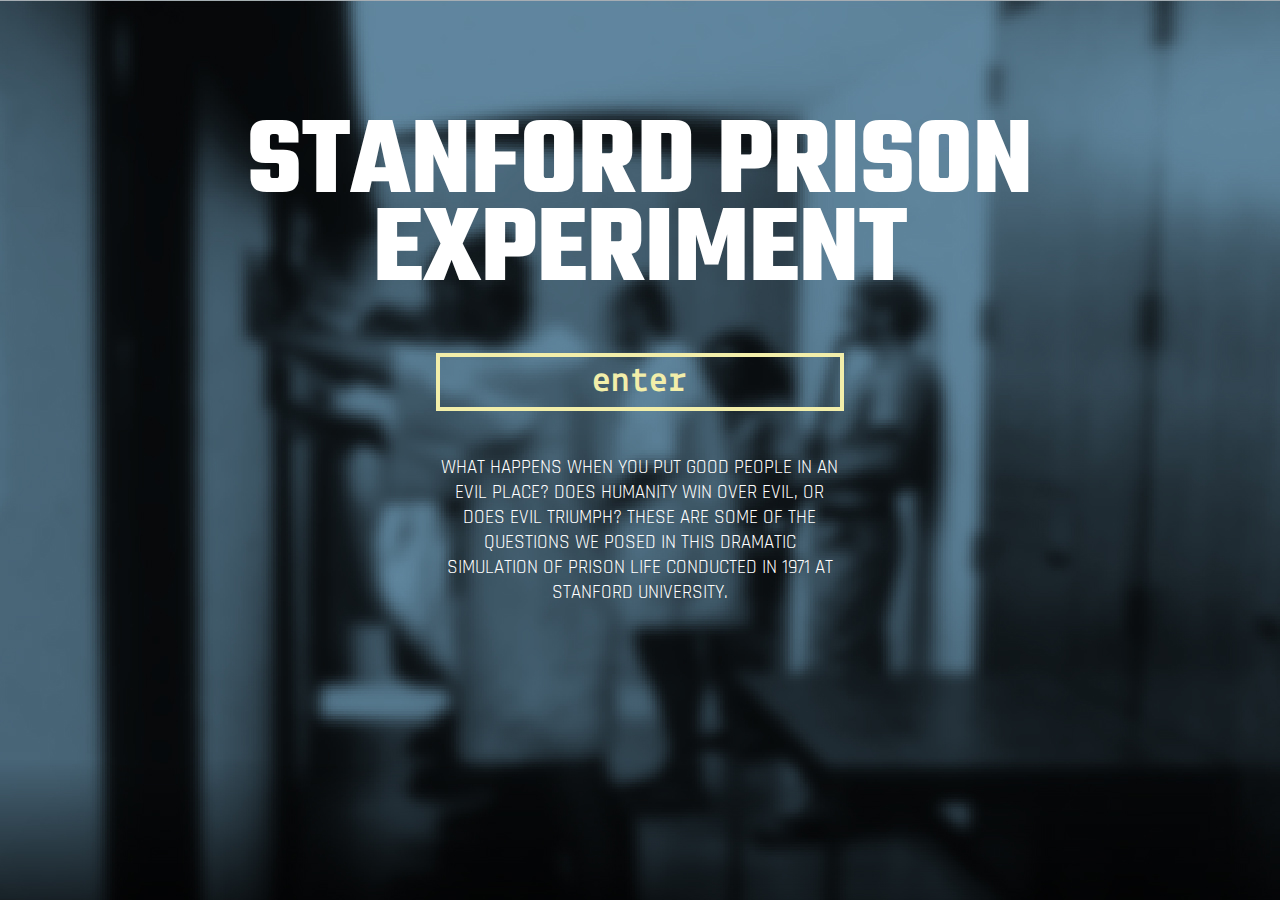
<file: index.html>
<!doctype html>
<html>
<head>
<meta charset="UTF-8" >
<title>Stanford Prison Experiment</title>

<link rel="stylesheet" type="text/css" href="index.css">
<link href="https://fonts.googleapis.com/css?family=Teko" rel="stylesheet" type="text/css">
<link href="https://fonts.googleapis.com/css?family=Lekton" rel="stylesheet" type="text/css">
<link href="https://fonts.googleapis.com/css?family=Rajdhani" rel="stylesheet" type="text/css">

</head>

<body>

<div class="section group">
	<div class="col span_2_of_12">
	</div>
	<div class="col span_8_of_12">
		<h1>STANFORD PRISON EXPERIMENT</h1>
	</div>
	<div class="col span_2_of_12">
	</div>
</div>

<div class="section group">
	<div class="col span_4_of_12">
	</div>
	<div class="col span_4_of_12">
    	<a href="overview.html">
			<div id="enter">
            	<h2>enter</h2>
            </div>
        </a>
	</div>
	<div class="col span_4_of_12">
	</div>
</div>

<div class="section group">
	<div class="col span_4_of_12">
	</div>
	<div class="col span_4_of_12">
		<p>WHAT HAPPENS WHEN YOU PUT GOOD PEOPLE IN AN EVIL PLACE? DOES HUMANITY WIN OVER EVIL, OR DOES EVIL TRIUMPH? THESE ARE SOME OF THE QUESTIONS WE POSED IN THIS DRAMATIC SIMULATION OF PRISON LIFE CONDUCTED IN 1971 AT STANFORD UNIVERSITY.</p>
	</div>
	<div class="col span_4_of_12">
	</div>
</div>

</body>
</html>
</file>
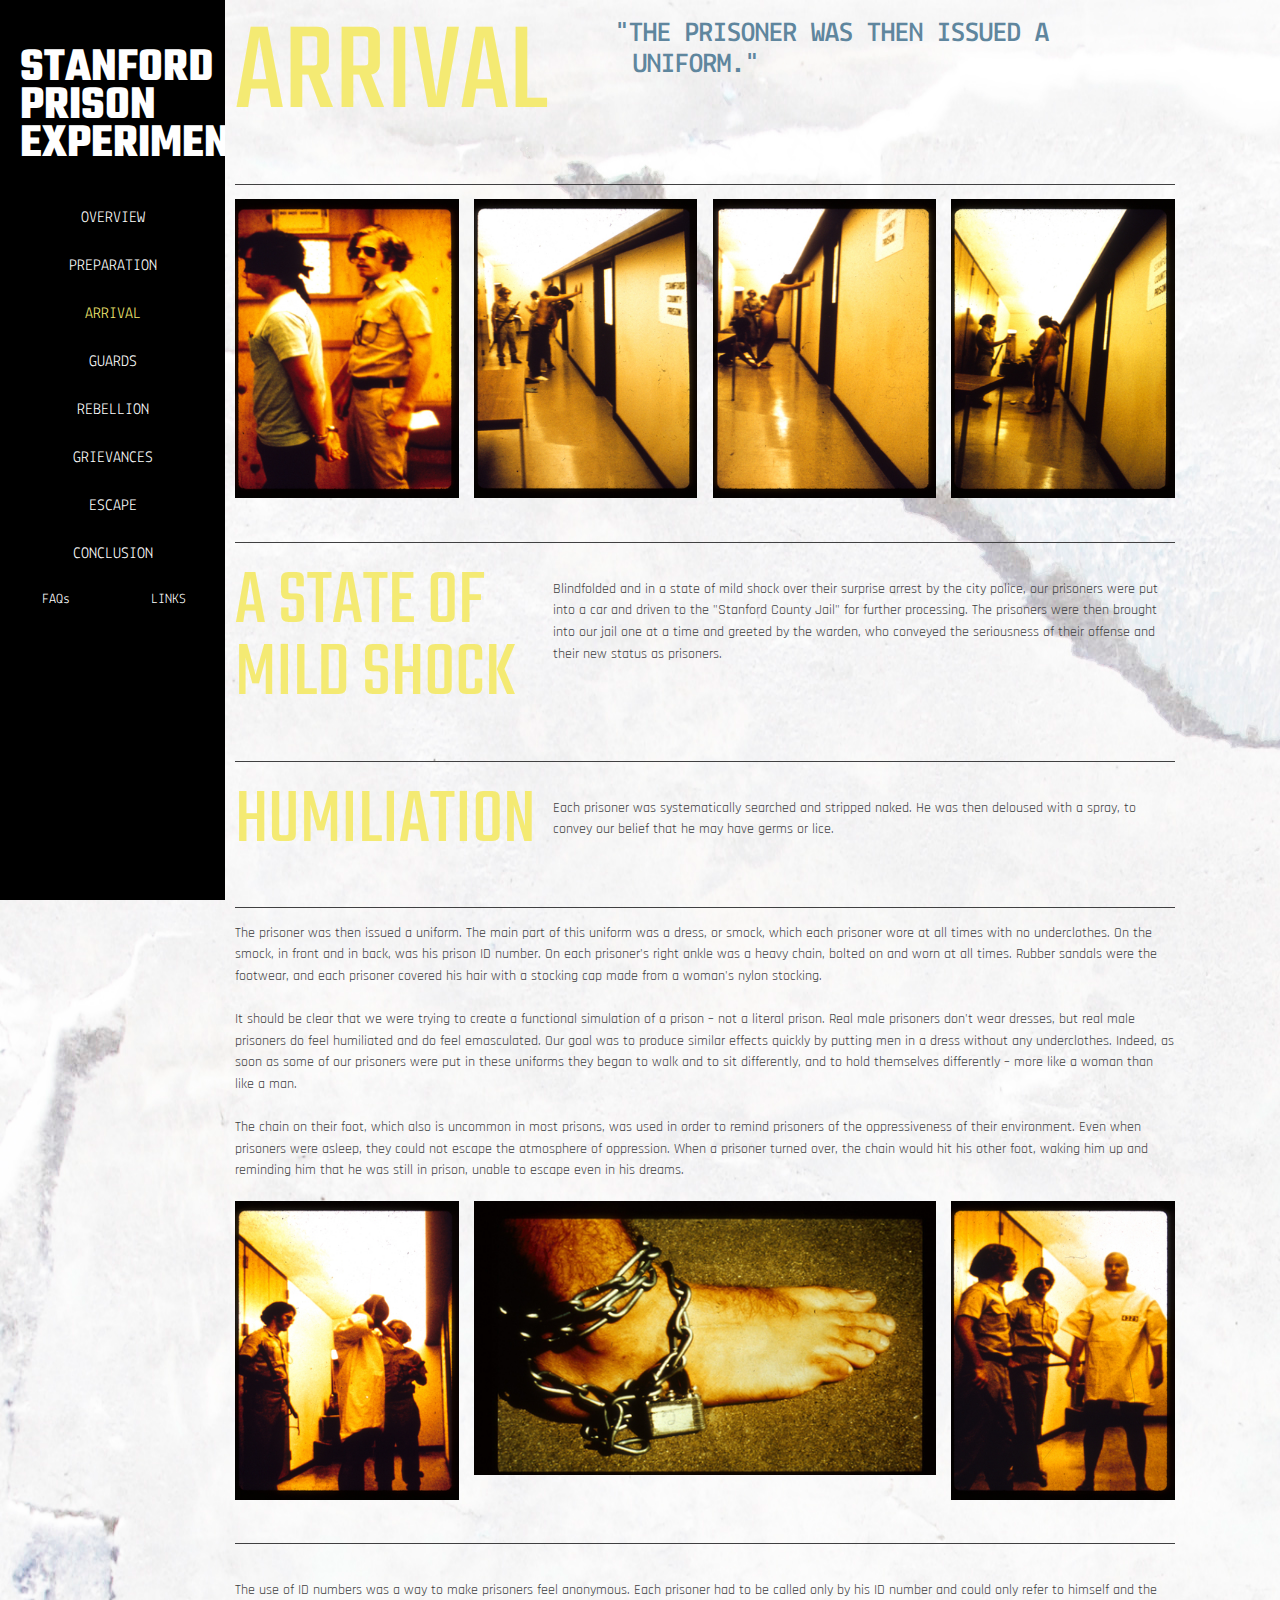
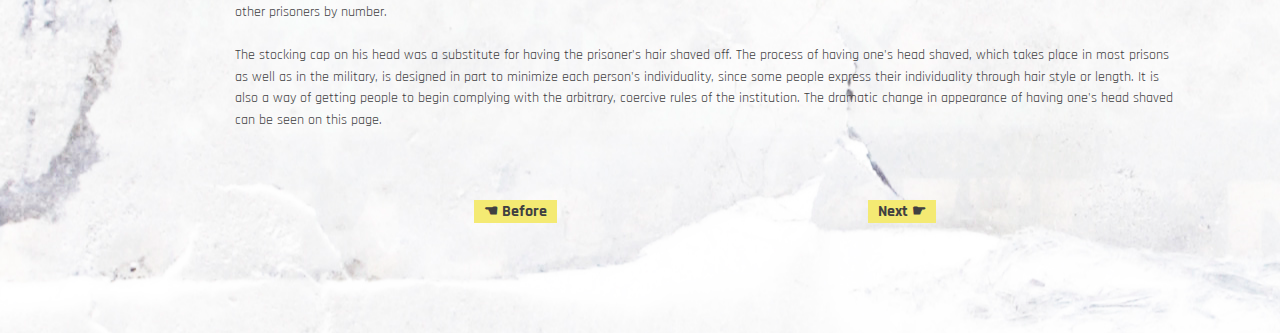
<file: arrival.html>
<!doctype html>
<html>
<head>
<meta charset="UTF-8">
<title>Stanford Prison Experiment</title>

<link rel="stylesheet" type="text/css" href="experiment.css">
<link href="https://fonts.googleapis.com/css?family=Teko" rel="stylesheet" type="text/css">
<link href="https://fonts.googleapis.com/css?family=Lekton" rel="stylesheet" type="text/css">
<link href="https://fonts.googleapis.com/css?family=Rajdhani" rel="stylesheet" type="text/css">
<script type="text/javascript" src="menu.js"></script>

</head>

<body>


<div id="mainPage">
  <a href="#" class="menu-btn" onclick="toggleMenu();"><img src="images/menu.png" alt="menu" width="50" height="50"></a>
  <nav class="mainNav" role="navigation">
    <ul>
  <li> <h1>STANFORD<br>PRISON<br>EXPERIMENT</h1> </li>
  	<li><a href="overview.html">OVERVIEW </a></li>
  	<li><a href="preparation.html">PREPARATION</a></li>
  	<li class="selected"><a href="arrival.html">ARRIVAL</a></li>
  	<li><a href="guards.html">GUARDS</a></li>
  	<li><a href="rebellion.html">REBELLION</a></li>
  	<li><a href="grievances.html">GRIEVANCES</a></li>
  	<li><a href="escape.html">ESCAPE</a></li>
  	<li><a href="conclusion.html">CONCLUSION</a></li>
  	<li>
        <div class="extra"><a href="faqs.html">FAQs</a></div>
        <div class="extra"><a href="links.html">LINKS</a></div>
    </li>
</ul>
  </nav>
  <section>
    <div class="section group">
        <div class="col span_5_of_12">
        <h2>ARRIVAL</h2>
        </div>
        <div class="col span_7_of_12">
        <h3>"The prisoner was then issued a uniform."</h3>
        </div>
	</div>
    <div class="horizontal">
    </div>
    <div class="section group">
        <div class="col span_3_of_12">
        <img src="images/17-prisoner.arrives.jpg" alt="image">
        </div>
        <div class="col span_3_of_12">
        <img src="images/19-shirtless.prisoner.jpg" alt="image">
        </div>
        <div class="col span_3_of_12">
        <img src="images/20-stripsearch.jpg" alt="image">
        </div>
        <div class="col span_3_of_12">
        <img src="images/21-naked.prisoner.jpg" alt="image">
        </div>
	</div>
    <div class="horizontal">
    </div>
    <div class="section group">
    	<div class="col span_4_of_12">
        <h6>A STATE OF MILD SHOCK</h6>
        </div>
        <div class="col span_8_of_12">
        <p><br>
Blindfolded and in a state of mild shock over their surprise arrest by the city police, our prisoners were put into a car and driven to the "Stanford County Jail" for further processing. The prisoners were then brought into our jail one at a time and greeted by the warden, who conveyed the seriousness of their offense and their new status as prisoners.
</p>
        </div>
	</div>
    <div class="horizontal">
    </div>
    <div class="section group">
    	<div class="col span_4_of_12">
        <h6>HUMILIATION</h6>
        </div>
        <div class="col span_8_of_12">
        <p><br>
Each prisoner was systematically searched and stripped naked. He was then deloused with a spray, to convey our belief that he may have germs or lice.
</p>
        </div>
	</div>
    <div class="horizontal">
    </div>
    <div class="section group">
        <div class="col span_12_of_12">
        <p>
The prisoner was then issued a uniform. The main part of this uniform was a dress, or smock, which each prisoner wore at all times with no underclothes. On the smock, in front and in back, was his prison ID number. On each prisoner's right ankle was a heavy chain, bolted on and worn at all times. Rubber sandals were the footwear, and each prisoner covered his hair with a stocking cap made from a woman's nylon stocking.
<br><br>
It should be clear that we were trying to create a functional simulation of a prison – not a literal prison. Real male prisoners don't wear dresses, but real male prisoners do feel humiliated and do feel emasculated. Our goal was to produce similar effects quickly by putting men in a dress without any underclothes. Indeed, as soon as some of our prisoners were put in these uniforms they began to walk and to sit differently, and to hold themselves differently – more like a woman than like a man.
<br><br>
The chain on their foot, which also is uncommon in most prisons, was used in order to remind prisoners of the oppressiveness of their environment. Even when prisoners were asleep, they could not escape the atmosphere of oppression. When a prisoner turned over, the chain would hit his other foot, waking him up and reminding him that he was still in prison, unable to escape even in his dreams.
</p>
        </div>
	</div>
    <div class="section group">
        <div class="col span_3_of_12">
        <img src="images/arrival1.jpeg" alt="image">
        </div>
        <div class="col span_6_of_12">
        <img src="images/arrival2.jpeg" alt="image">
        </div>
        <div class="col span_3_of_12">
        <img src="images/arrival3.jpeg" alt="image">
        </div>
	</div>
    <div class="horizontal">
    </div>
    <div class="section group">
        <div class="col span_12_of_12">
        <p><br>
The use of ID numbers was a way to make prisoners feel anonymous. Each prisoner had to be called only by his ID number and could only refer to himself and the other prisoners by number.
<br><br>
The stocking cap on his head was a substitute for having the prisoner's hair shaved off. The process of having one's head shaved, which takes place in most prisons as well as in the military, is designed in part to minimize each person's individuality, since some people express their individuality through hair style or length. It is also a way of getting people to begin complying with the arbitrary, coercive rules of the institution. The dramatic change in appearance of having one's head shaved can be seen on this page.
</p>
        </div>
	</div>
    <div class="section group">
        <div class="col span_3_of_12">
        </div>
        <div class="col span_6_of_12">
        <a href="preparation.html" class="button" id="before"> &#9754; Before</a>
        <a href="guards.html" class="button" id="next">Next &#9755; </a>
        </div>
        <div class="col span_3_of_12">
        </div>
    </div>
  </section>
 
</div>

</body>
</html>
</file>
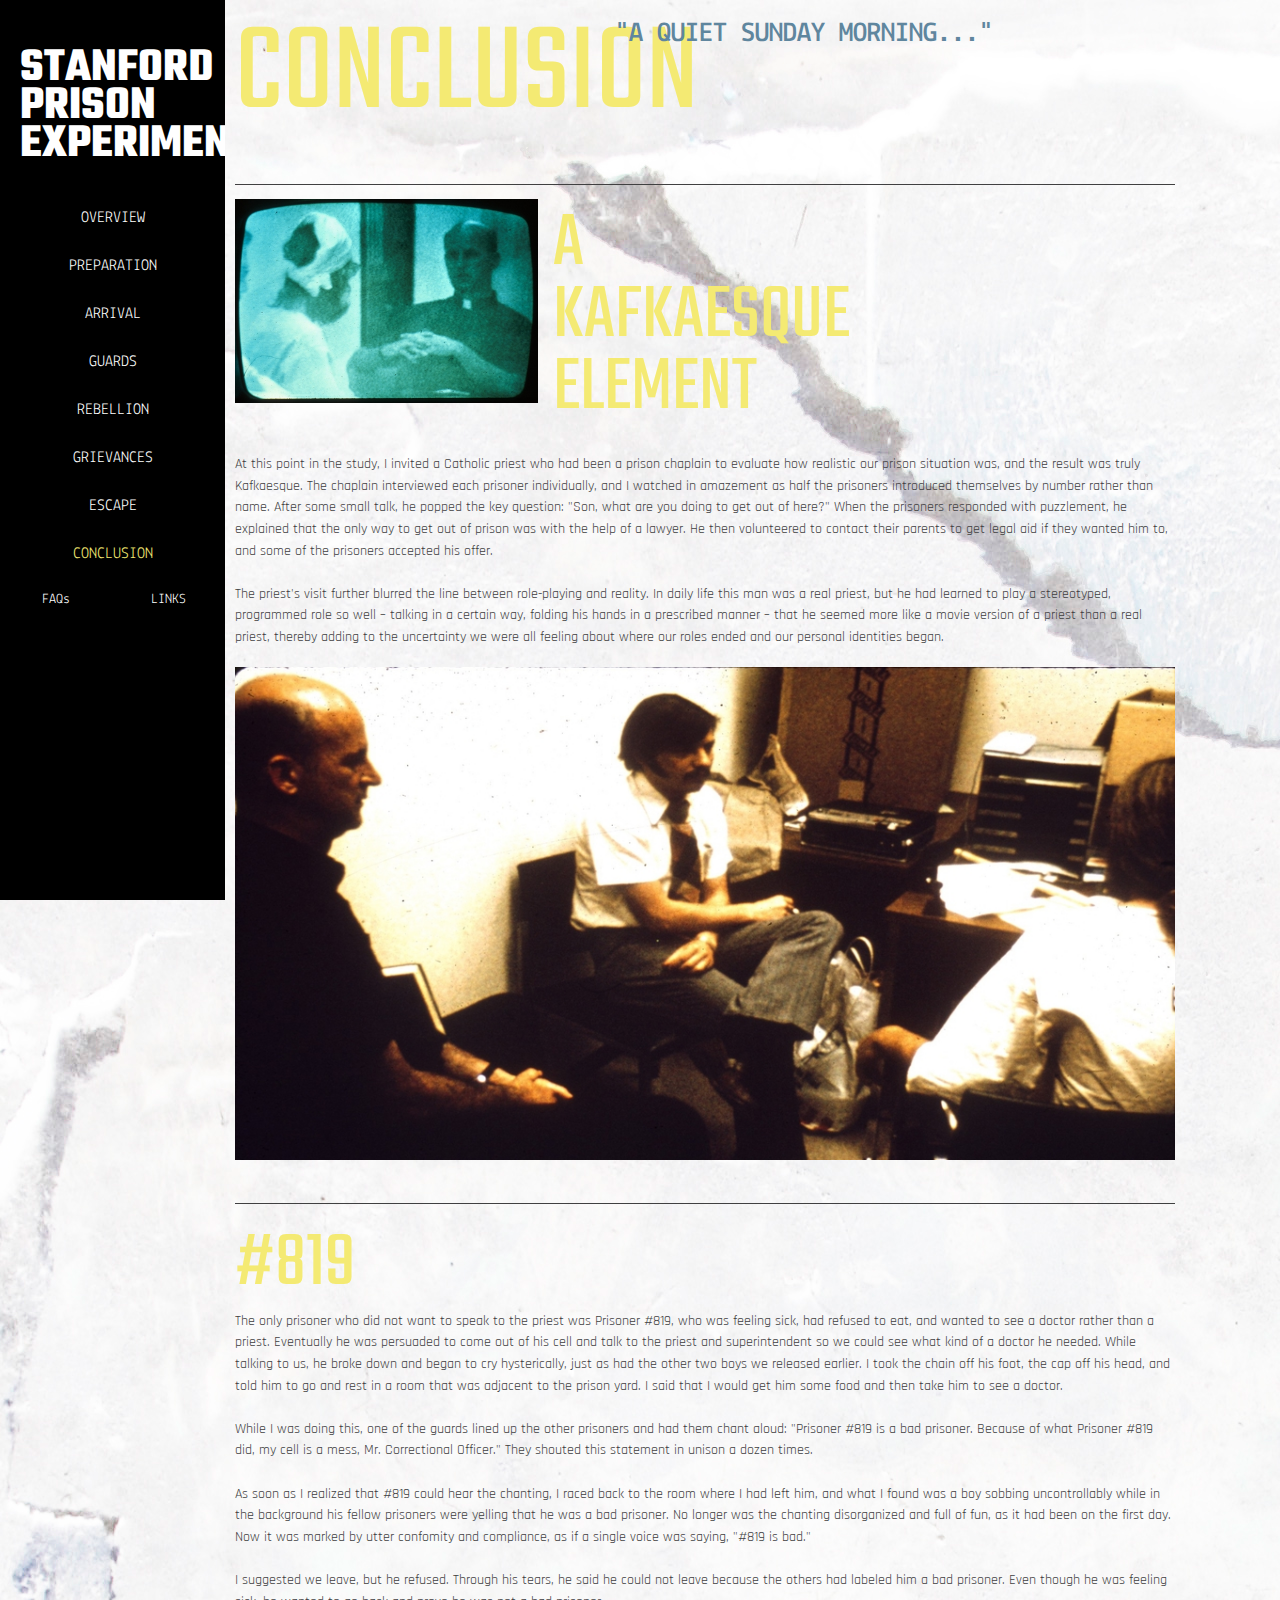
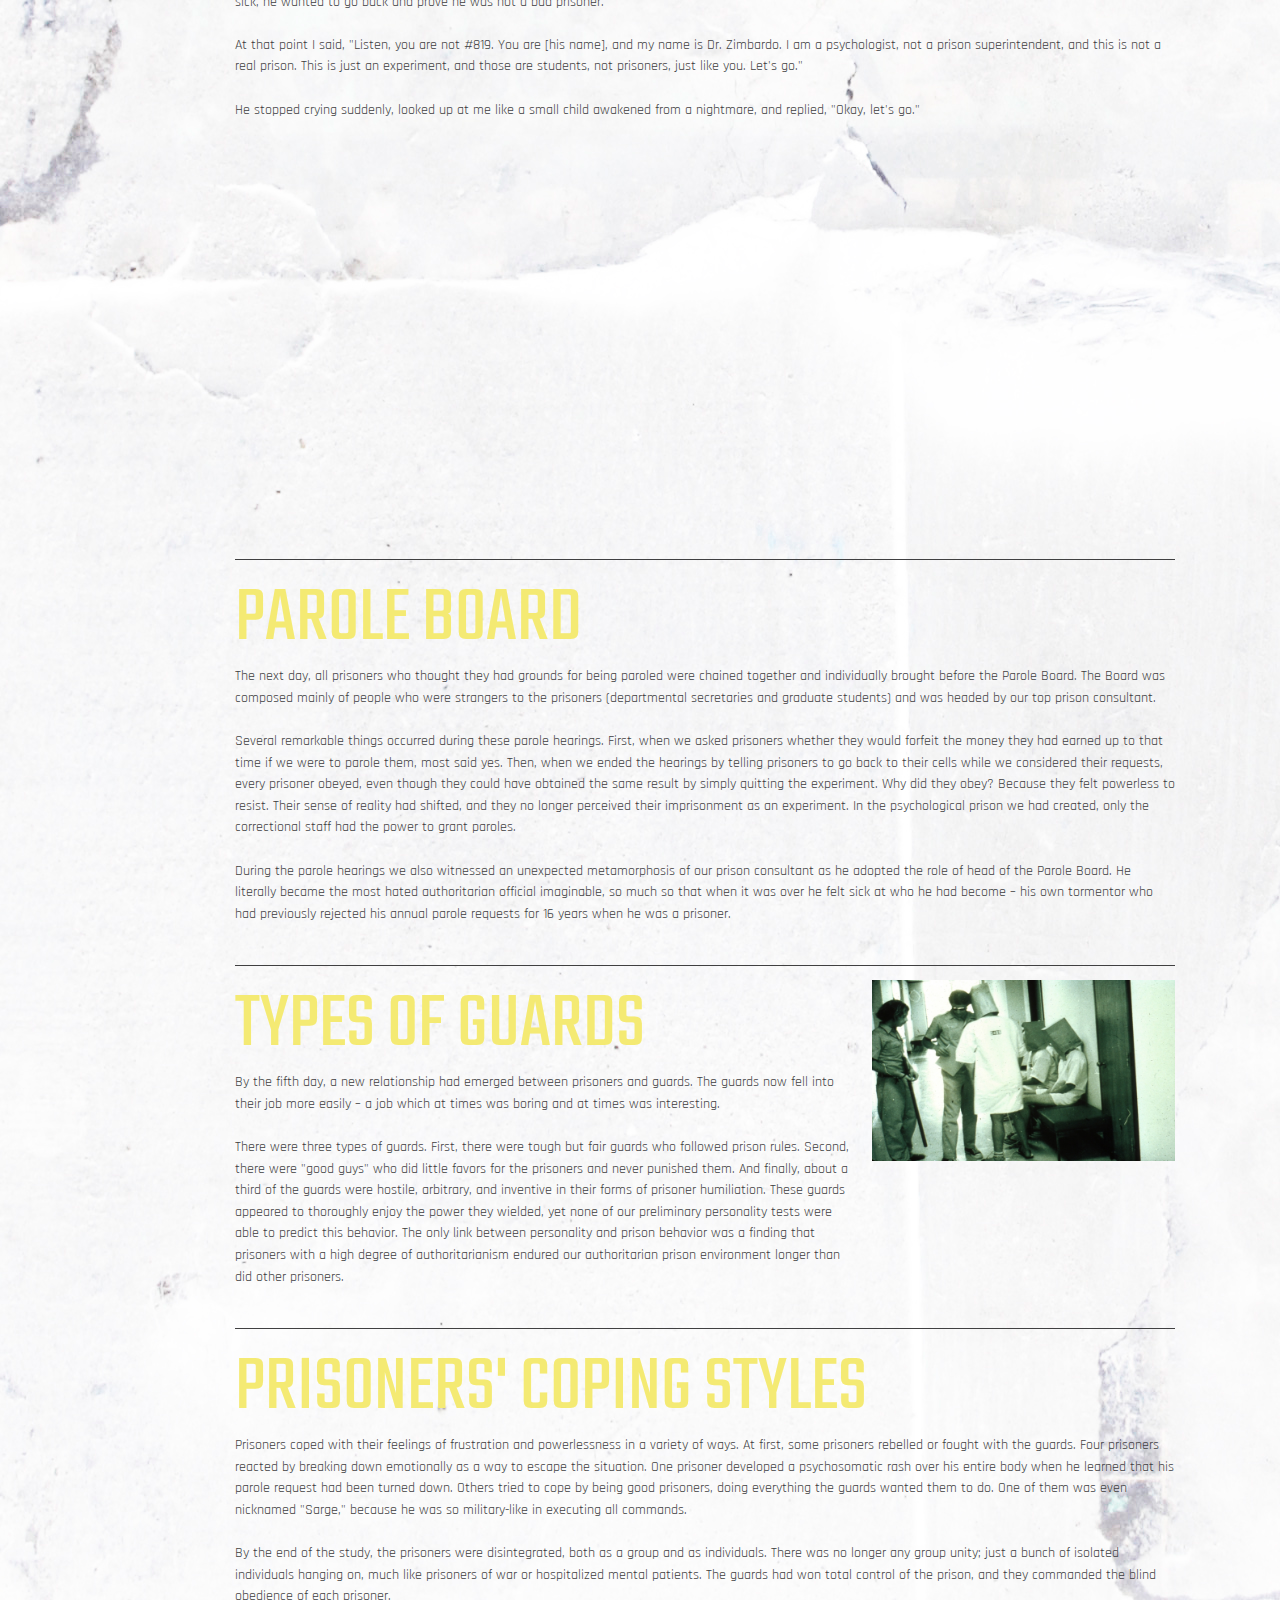
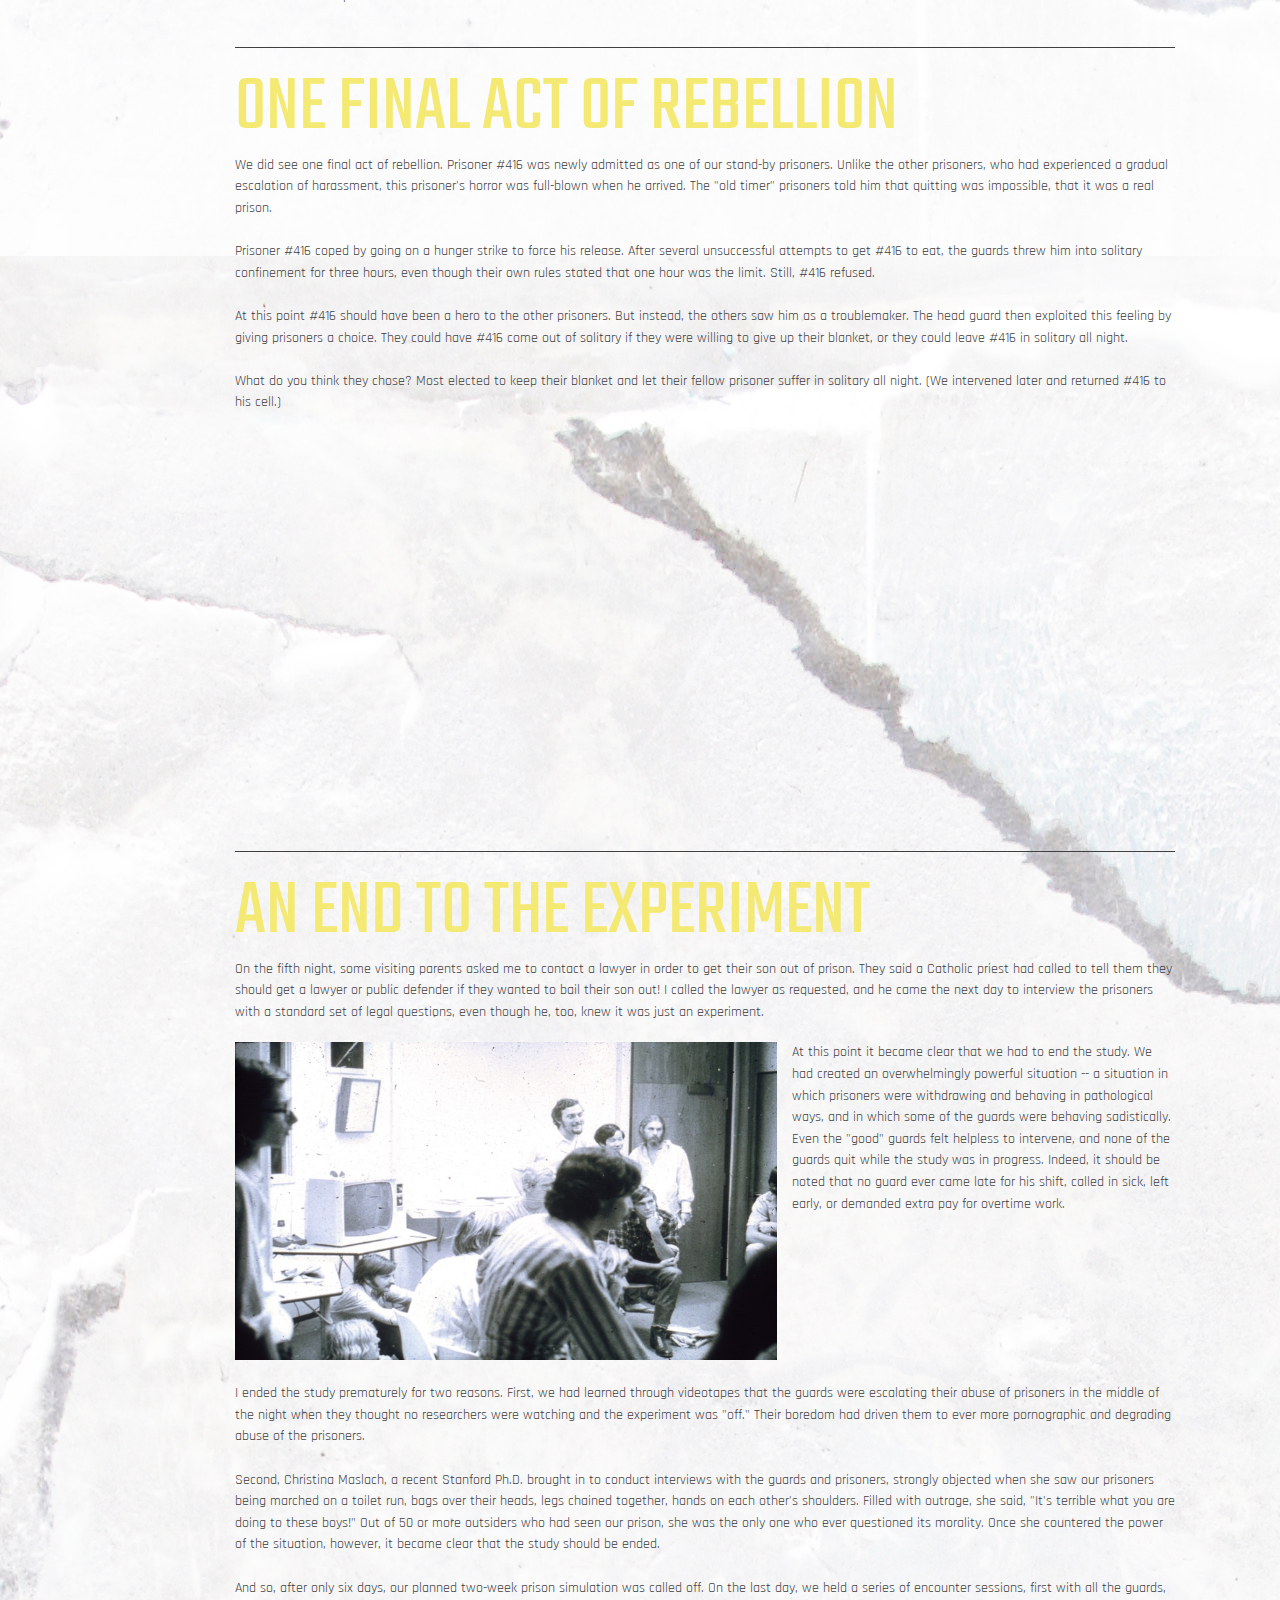
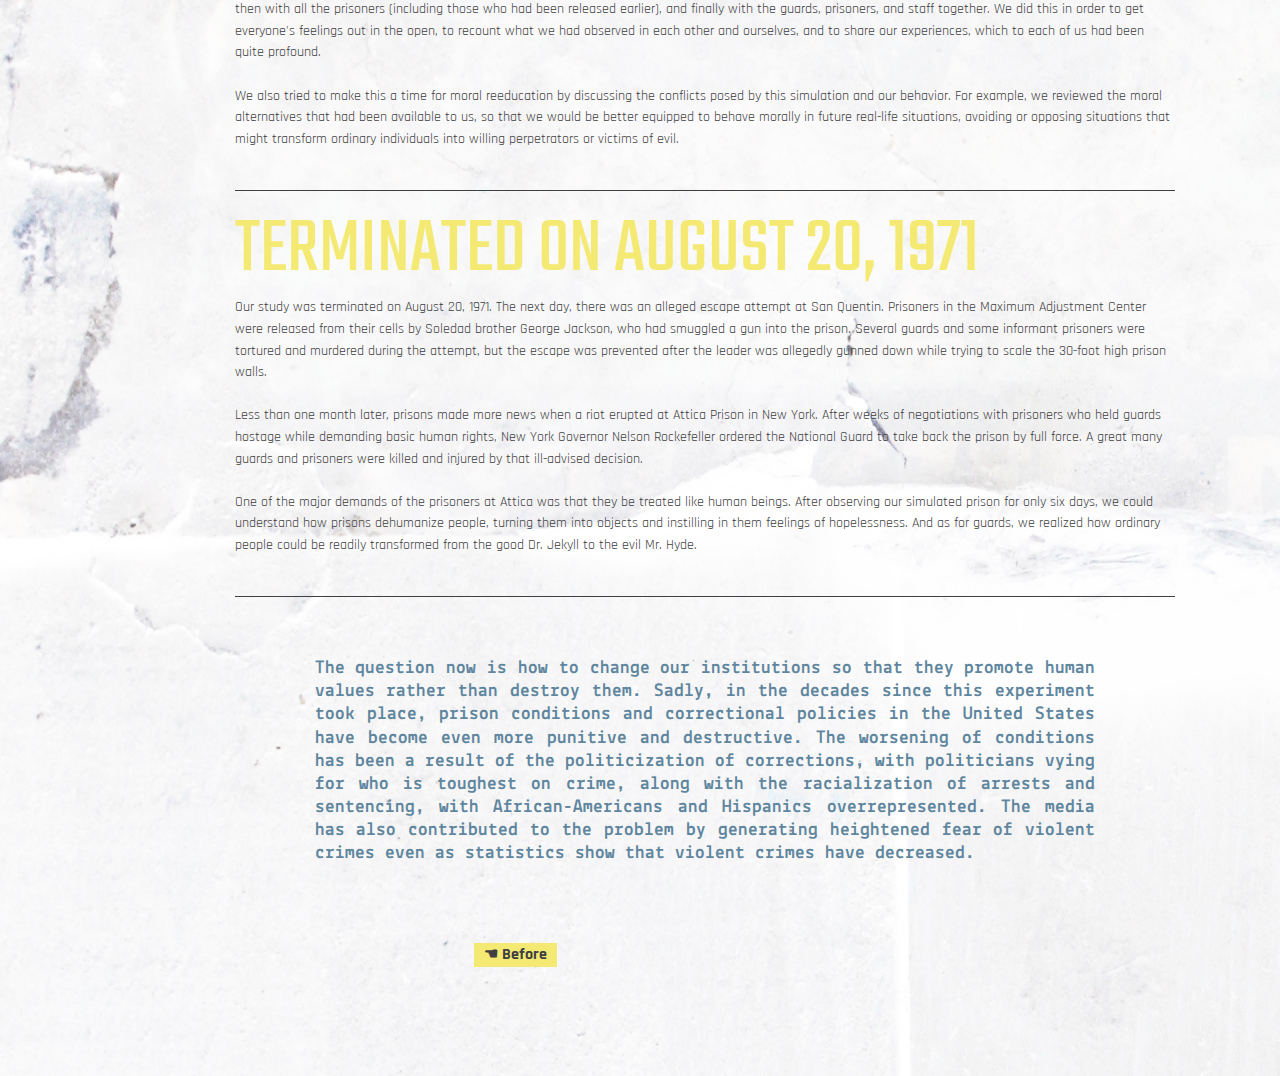
<file: conclusion.html>
<!doctype html>
<html>
<head>
<meta charset="UTF-8">
<title>Stanford Prison Experiment</title>

<link rel="stylesheet" type="text/css" href="experiment.css">
<link href="https://fonts.googleapis.com/css?family=Teko" rel="stylesheet" type="text/css">
<link href="https://fonts.googleapis.com/css?family=Lekton" rel="stylesheet" type="text/css">
<link href="https://fonts.googleapis.com/css?family=Rajdhani" rel="stylesheet" type="text/css">
<script type="text/javascript" src="menu.js"></script>

</head>

<body>


<div id="mainPage">
  <a href="#" class="menu-btn" onclick="toggleMenu();"><img src="images/menu.png" alt="menu" width="50" height="50"></a>
  <nav class="mainNav" role="navigation">
    <ul>
  <li> <h1>STANFORD<br>PRISON<br>EXPERIMENT</h1> </li>
  	<li><a href="overview.html">OVERVIEW </a></li>
  	<li><a href="preperation.html">PREPARATION</a></li>
  	<li><a href="arrival.html">ARRIVAL</a></li>
  	<li><a href="guards.html">GUARDS</a></li>
  	<li><a href="rebellion.html">REBELLION</a></li>
  	<li><a href="grievances.html">GRIEVANCES</a></li>
  	<li><a href="escape.html">ESCAPE</a></li>
  	<li class="selected"><a href="conclusion.html">CONCLUSION</a></li>
  	<li>
        <div class="extra"><a href="faqs.html">FAQs</a></div>
        <div class="extra"><a href="links.html">LINKS</a></div>
    </li>
</ul>
  </nav>
  <section>
    <div class="section group">
        <div class="col span_5_of_12">
        <h2>CONCLUSION</h2>
        </div>
        <div class="col span_7_of_12">
        <h3>"A QUIET SUNDAY MORNING..."</h3>
        </div>
	</div>
    <div class="horizontal">
    </div>
    <div class="section group">
    	<div class="col span_4_of_12">
        <img src="images/27-mugshot.of.8612 (2).jpg" alt="image">
        </div>
        <div class="col span_4_of_12">
        <h6>A KAFKAESQUE ELEMENT</h6>
        </div>
        <div class="col span_4_of_12">
        </div>
    </div>
    <div class="section group">
        <div class="col span_12_of_12">
        <p>
At this point in the study, I invited a Catholic priest who had been a prison chaplain to evaluate how realistic our prison situation was, and the result was truly Kafkaesque. The chaplain interviewed each prisoner individually, and I watched in amazement as half the prisoners introduced themselves by number rather than name. After some small talk, he popped the key question: "Son, what are you doing to get out of here?" When the prisoners responded with puzzlement, he explained that the only way to get out of prison was with the help of a lawyer. He then volunteered to contact their parents to get legal aid if they wanted him to, and some of the prisoners accepted his offer.
<br><br>
The priest's visit further blurred the line between role-playing and reality. In daily life this man was a real priest, but he had learned to play a stereotyped, programmed role so well – talking in a certain way, folding his hands in a prescribed manner – that he seemed more like a movie version of a priest than a real priest, thereby adding to the uncertainty we were all feeling about where our roles ended and our personal identities began.
</p>
        </div>
	</div>
     <div class="section group">
        <div class="col span_12_of_12">
        <img src="images/26-prisoner.against.wall.jpg" alt="image">
        </div>
	</div>
    <div class="horizontal">
    </div>
    <div class="section group">
        <div class="col span_12_of_12">
        <h6>#819</h6>
        <p>
The only prisoner who did not want to speak to the priest was Prisoner #819, who was feeling sick, had refused to eat, and wanted to see a doctor rather than a priest. Eventually he was persuaded to come out of his cell and talk to the priest and superintendent so we could see what kind of a doctor he needed. While talking to us, he broke down and began to cry hysterically, just as had the other two boys we released earlier. I took the chain off his foot, the cap off his head, and told him to go and rest in a room that was adjacent to the prison yard. I said that I would get him some food and then take him to see a doctor.
<br><br>
While I was doing this, one of the guards lined up the other prisoners and had them chant aloud: "Prisoner #819 is a bad prisoner. Because of what Prisoner #819 did, my cell is a mess, Mr. Correctional Officer." They shouted this statement in unison a dozen times.
<br><br>
As soon as I realized that #819 could hear the chanting, I raced back to the room where I had left him, and what I found was a boy sobbing uncontrollably while in the background his fellow prisoners were yelling that he was a bad prisoner. No longer was the chanting disorganized and full of fun, as it had been on the first day. Now it was marked by utter confomity and compliance, as if a single voice was saying, "#819 is bad."
<br><br>
I suggested we leave, but he refused. Through his tears, he said he could not leave because the others had labeled him a bad prisoner. Even though he was feeling sick, he wanted to go back and prove he was not a bad prisoner.
<br><br>
At that point I said, "Listen, you are not #819. You are [his name], and my name is Dr. Zimbardo. I am a psychologist, not a prison superintendent, and this is not a real prison. This is just an experiment, and those are students, not prisoners, just like you. Let's go."
<br><br>
He stopped crying suddenly, looked up at me like a small child awakened from a nightmare, and replied, "Okay, let's go."
</p>
        </div>
	</div>
    <div class="stack">
    <iframe width="370" height="278" src="https://www.youtube.com/embed/Ol1KB-_rIgA" frameborder="0" allowfullscreen></iframe>
    </div>
    <div class="horizontal">
    </div>
    <div class="section group">
        <div class="col span_12_of_12">
<h6>PAROLE BOARD</h6>
<p>
The next day, all prisoners who thought they had grounds for being paroled were chained together and individually brought before the Parole Board. The Board was composed mainly of people who were strangers to the prisoners (departmental secretaries and graduate students) and was headed by our top prison consultant.
<br><br>
Several remarkable things occurred during these parole hearings. First, when we asked prisoners whether they would forfeit the money they had earned up to that time if we were to parole them, most said yes. Then, when we ended the hearings by telling prisoners to go back to their cells while we considered their requests, every prisoner obeyed, even though they could have obtained the same result by simply quitting the experiment. Why did they obey? Because they felt powerless to resist. Their sense of reality had shifted, and they no longer perceived their imprisonment as an experiment. In the psychological prison we had created, only the correctional staff had the power to grant paroles.
<br><br>
During the parole hearings we also witnessed an unexpected metamorphosis of our prison consultant as he adopted the role of head of the Parole Board. He literally became the most hated authoritarian official imaginable, so much so that when it was over he felt sick at who he had become – his own tormentor who had previously rejected his annual parole requests for 16 years when he was a prisoner.
</p>
        </div>
	</div>
    <div class="horizontal">
    </div>
    <div class="section group">
        <div class="col span_8_of_12">
        <h6>TYPES OF GUARDS</h6>
        <p>
By the fifth day, a new relationship had emerged between prisoners and guards. The guards now fell into their job more easily – a job which at times was boring and at times was interesting.
<br><br>
There were three types of guards. First, there were tough but fair guards who followed prison rules. Second, there were "good guys" who did little favors for the prisoners and never punished them. And finally, about a third of the guards were hostile, arbitrary, and inventive in their forms of prisoner humiliation. These guards appeared to thoroughly enjoy the power they wielded, yet none of our preliminary personality tests were able to predict this behavior. The only link between personality and prison behavior was a finding that prisoners with a high degree of authoritarianism endured our authoritarian prison environment longer than did other prisoners.
</p>
        </div>
        <div class="col span_4_of_12">
        <img src="images/types.jpeg" alt="image">
        </div>
	</div>
    <div class="horizontal">
    </div>
    <div class="section group">
        <div class="col span_12_of_12">
        <h6>PRISONERS' COPING STYLES</h6>
<p>
Prisoners coped with their feelings of frustration and powerlessness in a variety of ways. At first, some prisoners rebelled or fought with the guards. Four prisoners reacted by breaking down emotionally as a way to escape the situation. One prisoner developed a psychosomatic rash over his entire body when he learned that his parole request had been turned down. Others tried to cope by being good prisoners, doing everything the guards wanted them to do. One of them was even nicknamed "Sarge," because he was so military-like in executing all commands.
<br><br>
By the end of the study, the prisoners were disintegrated, both as a group and as individuals. There was no longer any group unity; just a bunch of isolated individuals hanging on, much like prisoners of war or hospitalized mental patients. The guards had won total control of the prison, and they commanded the blind obedience of each prisoner.
</p>
        </div>
	</div>
    <div class="horizontal">
    </div>
        <div class="section group">
        <div class="col span_12_of_12">
        <h6>ONE FINAL ACT OF REBELLION</h6>
<p>
We did see one final act of rebellion. Prisoner #416 was newly admitted as one of our stand-by prisoners. Unlike the other prisoners, who had experienced a gradual escalation of harassment, this prisoner's horror was full-blown when he arrived. The "old timer" prisoners told him that quitting was impossible, that it was a real prison.
<br><br>
Prisoner #416 coped by going on a hunger strike to force his release. After several unsuccessful attempts to get #416 to eat, the guards threw him into solitary confinement for three hours, even though their own rules stated that one hour was the limit. Still, #416 refused.
<br><br>
At this point #416 should have been a hero to the other prisoners. But instead, the others saw him as a troublemaker. The head guard then exploited this feeling by giving prisoners a choice. They could have #416 come out of solitary if they were willing to give up their blanket, or they could leave #416 in solitary all night.
<br><br>
What do you think they chose? Most elected to keep their blanket and let their fellow prisoner suffer in solitary all night. (We intervened later and returned #416 to his cell.)
</p>
        </div>
	</div>
    <div class="stack">
    <iframe width="370" height="278" src="https://www.youtube.com/embed/uczcm1RGlPg" frameborder="0" allowfullscreen></iframe>
    </div>
    <div class="horizontal">
    </div>
    <div class="section group">
        <div class="col span_12_of_12">
        <h6>AN END TO THE EXPERIMENT</h6>
<p>
On the fifth night, some visiting parents asked me to contact a lawyer in order to get their son out of prison. They said a Catholic priest had called to tell them they should get a lawyer or public defender if they wanted to bail their son out! I called the lawyer as requested, and he came the next day to interview the prisoners with a standard set of legal questions, even though he, too, knew it was just an experiment.
</p>
		</div>
	</div>
    <div class="section group">
        <div class="col span_7_of_12">
        <img src="images/conclusion.jpeg" alt="image">
        </div>
        <div class="col span_5_of_12">
        <p>
At this point it became clear that we had to end the study. We had created an overwhelmingly powerful situation -- a situation in which prisoners were withdrawing and behaving in pathological ways, and in which some of the guards were behaving sadistically. Even the "good" guards felt helpless to intervene, and none of the guards quit while the study was in progress. Indeed, it should be noted that no guard ever came late for his shift, called in sick, left early, or demanded extra pay for overtime work.
</p>
		</div>
    </div>
    <div class="section group">
        <div class="col span_12_of_12">
        <p>
        I ended the study prematurely for two reasons. First, we had learned through videotapes that the guards were escalating their abuse of prisoners in the middle of the night when they thought no researchers were watching and the experiment was "off." Their boredom had driven them to ever more pornographic and degrading abuse of the prisoners.
        <br><br>
        Second, Christina Maslach, a recent Stanford Ph.D. brought in to conduct interviews with the guards and prisoners, strongly objected when she saw our prisoners being marched on a toilet run, bags over their heads, legs chained together, hands on each other's shoulders. Filled with outrage, she said, "It's terrible what you are doing to these boys!" Out of 50 or more outsiders who had seen our prison, she was the only one who ever questioned its morality. Once she countered the power of the situation, however, it became clear that the study should be ended.
        <br><br>
And so, after only six days, our planned two-week prison simulation was called off.
On the last day, we held a series of encounter sessions, first with all the guards, then with all the prisoners (including those who had been released earlier), and finally with the guards, prisoners, and staff together. We did this in order to get everyone's feelings out in the open, to recount what we had observed in each other and ourselves, and to share our experiences, which to each of us had been quite profound.
<br><br>
We also tried to make this a time for moral reeducation by discussing the conflicts posed by this simulation and our behavior. For example, we reviewed the moral alternatives that had been available to us, so that we would be better equipped to behave morally in future real-life situations, avoiding or opposing situations that might transform ordinary individuals into willing perpetrators or victims of evil.
</p>
        </div>
    </div>
    <div class="horizontal">
    </div>
    <div class="section group">
        <div class="col span_12_of_12">
        <h6>TERMINATED ON AUGUST 20, 1971</h6>
<p>
Our study was terminated on August 20, 1971. The next day, there was an alleged escape attempt at San Quentin. Prisoners in the Maximum Adjustment Center were released from their cells by Soledad brother George Jackson, who had smuggled a gun into the prison. Several guards and some informant prisoners were tortured and murdered during the attempt, but the escape was prevented after the leader was allegedly gunned down while trying to scale the 30-foot high prison walls.
<br><br>
Less than one month later, prisons made more news when a riot erupted at Attica Prison in New York. After weeks of negotiations with prisoners who held guards hostage while demanding basic human rights, New York Governor Nelson Rockefeller ordered the National Guard to take back the prison by full force. A great many guards and prisoners were killed and injured by that ill-advised decision.
<br><br>
One of the major demands of the prisoners at Attica was that they be treated like human beings. After observing our simulated prison for only six days, we could understand how prisons dehumanize people, turning them into objects and instilling in them feelings of hopelessness. And as for guards, we realized how ordinary people could be readily transformed from the good Dr. Jekyll to the evil Mr. Hyde.
</p>
        </div>
    </div>
    <div class="horizontal">
    </div>
    <div class="section group">
    <div class="col span_1_of_12">
    </div>
    	<div class="col span_10_of_12">
        <br><br>
        <h4>The question now is how to change our institutions so that they promote human values rather than destroy them. Sadly, in the decades since this experiment took place, prison conditions and correctional policies in the United States have become even more punitive and destructive. The worsening of conditions has been a result of the politicization of corrections, with politicians vying for who is toughest on crime, along with the racialization of arrests and sentencing, with African-Americans and Hispanics overrepresented. The media has also contributed to the problem by generating heightened fear of violent crimes even as statistics show that violent crimes have decreased.</h4>
        </div>
        <div class="col span_1_of_12">
        </div>
    </div>
    <div class="section group">
        <div class="col span_3_of_12">
        </div>
        <div class="col span_6_of_12">
        <a href="escape.html" class="button" id="before"> &#9754; Before</a>
        </div>
        <div class="col span_3_of_12">
        </div>
    </div>
  </section>
 
</div>

</body>
</html>
</file>
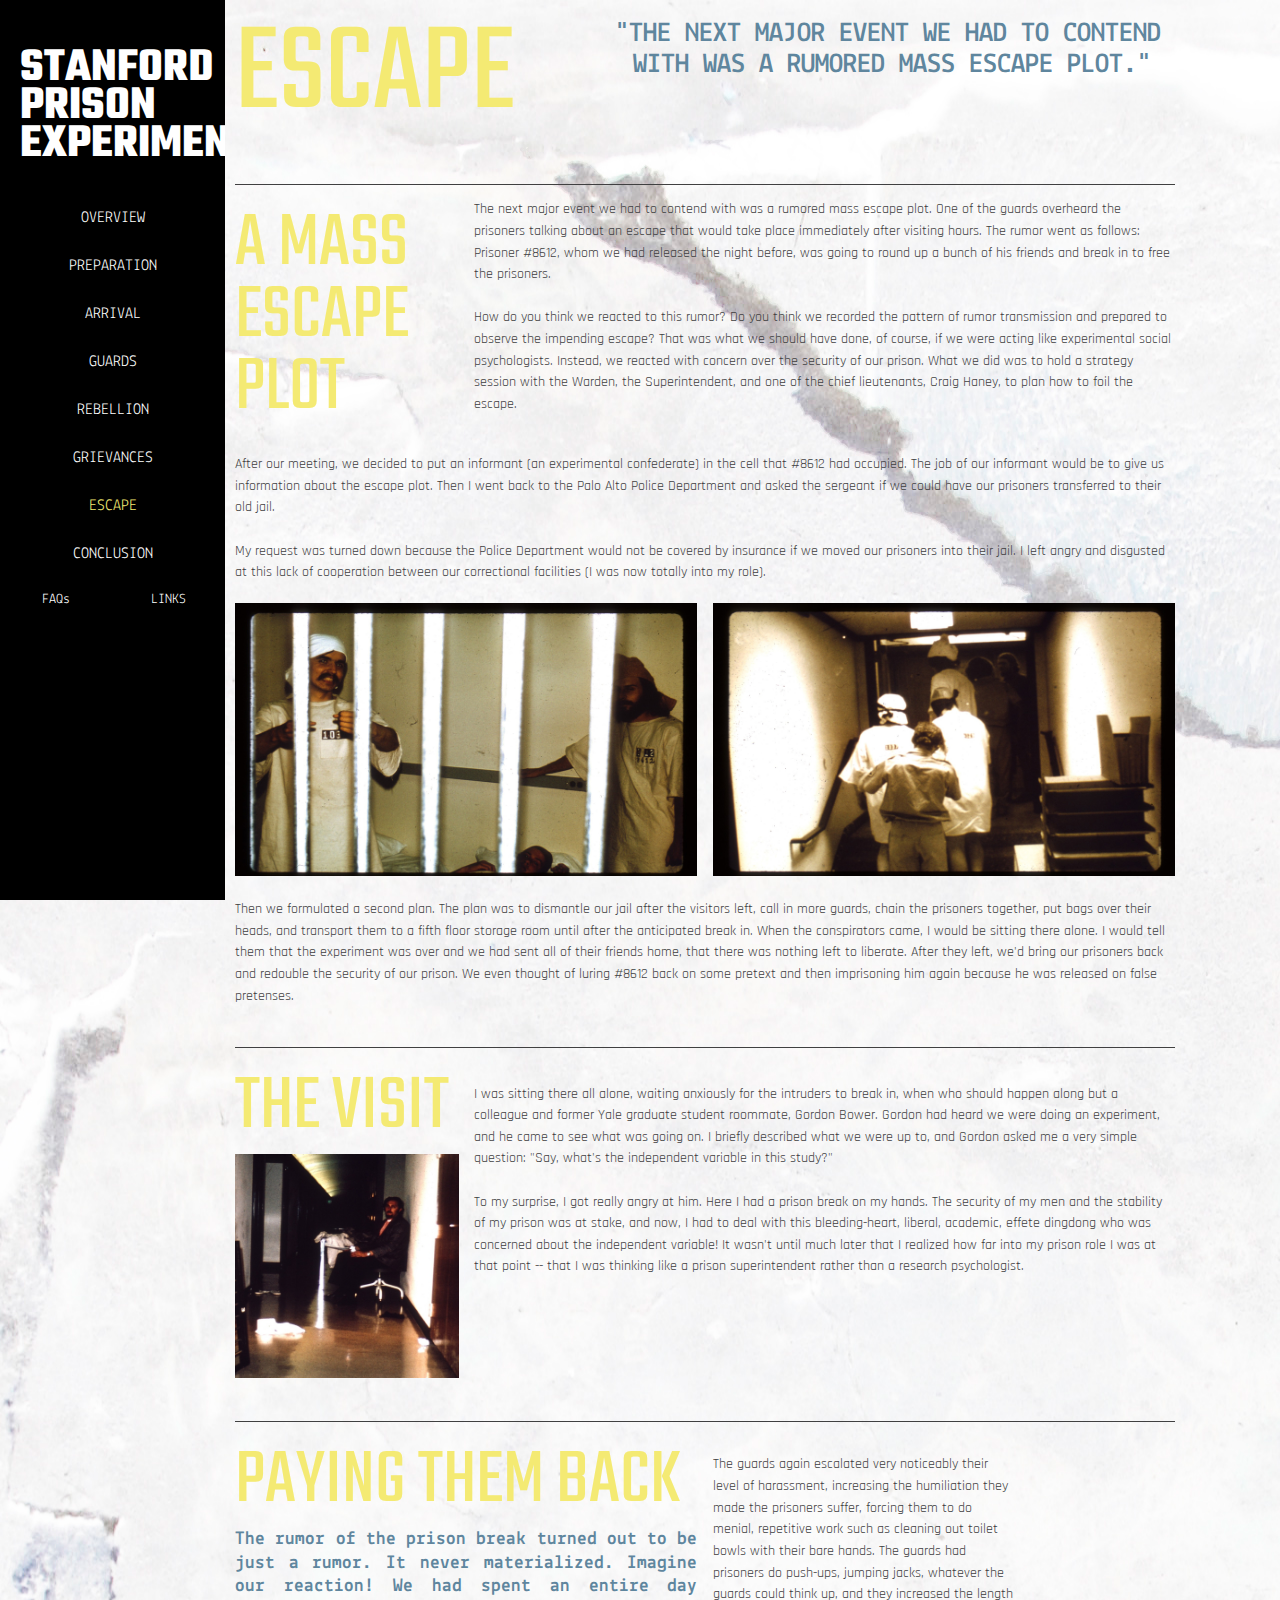
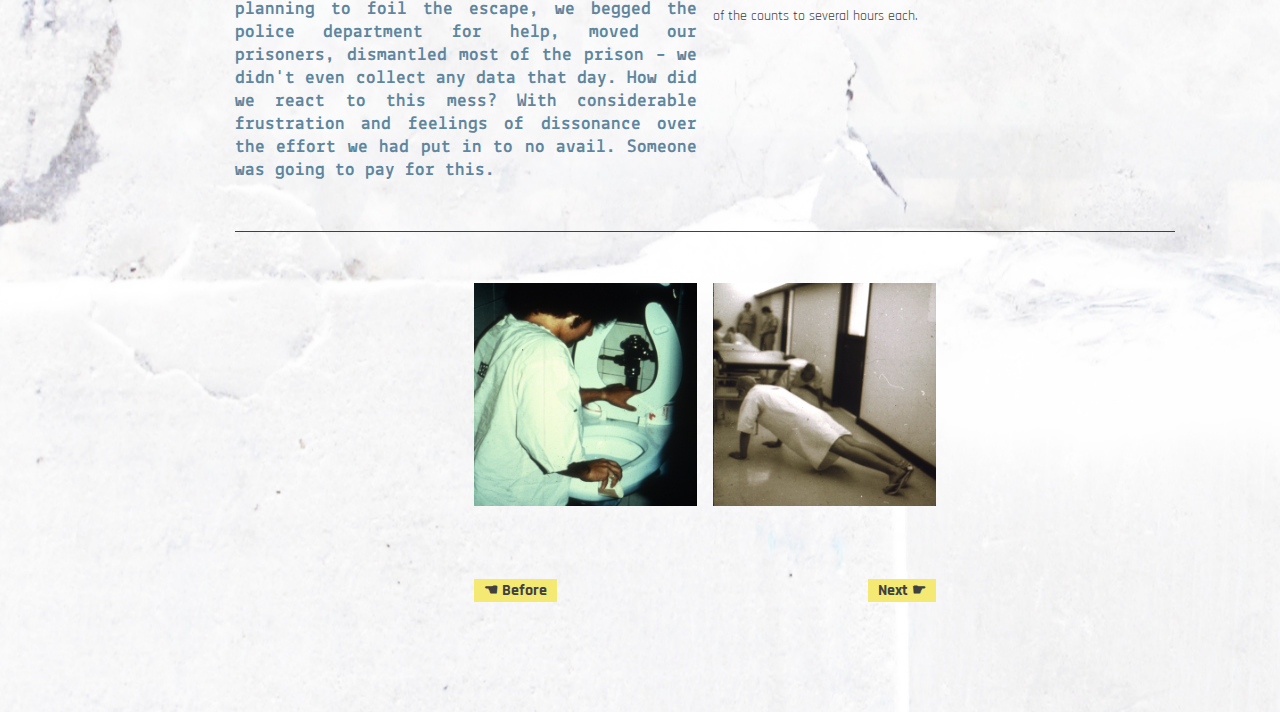
<file: escape.html>
<!doctype html>
<html>
<head>
<meta charset="UTF-8">
<title>Stanford Prison Experiment</title>

<link rel="stylesheet" type="text/css" href="experiment.css">
<link href="https://fonts.googleapis.com/css?family=Teko" rel="stylesheet" type="text/css">
<link href="https://fonts.googleapis.com/css?family=Lekton" rel="stylesheet" type="text/css">
<link href="https://fonts.googleapis.com/css?family=Rajdhani" rel="stylesheet" type="text/css">
<script type="text/javascript" src="menu.js"></script>

</head>

<body>


<div id="mainPage">
  <a href="#" class="menu-btn" onclick="toggleMenu();"><img src="images/menu.png" alt="menu" width="50" height="50"></a>
  <nav class="mainNav" role="navigation">
    <ul>
  <li> <h1>STANFORD<br>PRISON<br>EXPERIMENT</h1> </li>
  	<li><a href="overview.html">OVERVIEW </a></li>
  	<li><a href="preperation.html">PREPARATION</a></li>
  	<li><a href="arrival.html">ARRIVAL</a></li>
  	<li><a href="guards.html">GUARDS</a></li>
  	<li><a href="rebellion.html">REBELLION</a></li>
  	<li><a href="grievances.html">GRIEVANCES</a></li>
  	<li class="selected"><a href="escape.html">ESCAPE</a></li>
  	<li><a href="conclusion.html">CONCLUSION</a></li>
  	<li>
        <div class="extra"><a href="faqs.html">FAQs</a></div>
        <div class="extra"><a href="links.html">LINKS</a></div>
    </li>
</ul>
  </nav>
  <section>
    <div class="section group">
        <div class="col span_5_of_12">
        <h2>ESCAPE</h2>
        </div>
        <div class="col span_7_of_12">
        <h3>"The next major event we had to contend with was a rumored mass escape plot."</h3>
        </div>
	</div>
    <div class="horizontal">
    </div>
    <div class="section group">
        <div class="col span_3_of_12">
<h6>A MASS ESCAPE PLOT</h6>
</div>
<div class="col span_9_of_12">
<p>
The next major event we had to contend with was a rumored mass escape plot. One of the guards overheard the prisoners talking about an escape that would take place immediately after visiting hours. The rumor went as follows: Prisoner #8612, whom we had released the night before, was going to round up a bunch of his friends and break in to free the prisoners.
<br><br>
How do you think we reacted to this rumor? Do you think we recorded the pattern of rumor transmission and prepared to observe the impending escape? That was what we should have done, of course, if we were acting like experimental social psychologists. Instead, we reacted with concern over the security of our prison. What we did was to hold a strategy session with the Warden, the Superintendent, and one of the chief lieutenants, Craig Haney, to plan how to foil the escape.
    </p>
    </div>
    </div>
    <div class="section group">
        <div class="col span_12_of_12">
        <p>
After our meeting, we decided to put an informant (an experimental confederate) in the cell that #8612 had occupied. The job of our informant would be to give us information about the escape plot. Then I went back to the Palo Alto Police Department and asked the sergeant if we could have our prisoners transferred to their old jail.
<br><br>
My request was turned down because the Police Department would not be covered by insurance if we moved our prisoners into their jail. I left angry and disgusted at this lack of cooperation between our correctional facilities (I was now totally into my role).
</p>
        </div>
	</div>
     <div class="section group">
        <div class="col span_6_of_12">
        <img src="images/52-prisoners.behind.bars.jpg" alt="image">
        </div>
        <div class="col span_6_of_12">
        <img src="images/54-prisoners.up.stairs.jpg" alt="image">
        </div>
	</div>
    <div class="section group">
        <div class="col span_12_of_12">
<p>
Then we formulated a second plan. The plan was to dismantle our jail after the visitors left, call in more guards, chain the prisoners together, put bags over their heads, and transport them to a fifth floor storage room until after the anticipated break in. When the conspirators came, I would be sitting there alone. I would tell them that the experiment was over and we had sent all of their friends home, that there was nothing left to liberate. After they left, we'd bring our prisoners back and redouble the security of our prison. We even thought of luring #8612 back on some pretext and then imprisoning him again because he was released on false pretenses.
</p>
		</div>
    </div>
    <div class="horizontal">
    </div>
    <div class="section group">
    	<div class="col span_3_of_12">
        <h6>THE VISIT</h6>
        <img src="images/30-prisoners.face.wall (1).jpg" alt="image">
        </div>
        <div class="col span_9_of_12">
        
<p>
<br>
I was sitting there all alone, waiting anxiously for the intruders to break in, when who should happen along but a colleague and former Yale graduate student roommate, Gordon Bower. Gordon had heard we were doing an experiment, and he came to see what was going on. I briefly described what we were up to, and Gordon asked me a very simple question: "Say, what's the independent variable in this study?"
<br><br>
To my surprise, I got really angry at him. Here I had a prison break on my hands. The security of my men and the stability of my prison was at stake, and now, I had to deal with this bleeding-heart, liberal, academic, effete dingdong who was concerned about the independent variable! It wasn't until much later that I realized how far into my prison role I was at that point -- that I was thinking like a prison superintendent rather than a research psychologist.</p>
        </div>
	</div>
    <div class="horizontal">
    </div>
    <div class="section group">
        <div class="col span_6_of_12">
        <h6>PAYING THEM BACK</h6>
<h4>
The rumor of the prison break turned out to be just a rumor. It never materialized. Imagine our reaction! We had spent an entire day planning to foil the escape, we begged the police department for help, moved our prisoners, dismantled most of the prison – we didn't even collect any data that day. How did we react to this mess? With considerable frustration and feelings of dissonance over the effort we had put in to no avail. Someone was going to pay for this.</h4>
</div>
<div class="col span_4_of_12">
<br>
<p>
The guards again escalated very noticeably their level of harassment, increasing the humiliation they made the prisoners suffer, forcing them to do menial, repetitive work such as cleaning out toilet bowls with their bare hands. The guards had prisoners do push-ups, jumping jacks, whatever the guards could think up, and they increased the length of the counts to several hours each.</p>
        </div>
	</div>
    <div class="horizontal">
    </div>
    <br><br>
    <div class="section group">
    	<div class="col span_3_of_12">
        </div>
        <div class="col span_3_of_12">
        <img src="images/escape1.jpeg" alt="image">
        </div>
        <div class="col span_3_of_12">
        <img src="images/escape2.jpeg" alt="image">
        </div>
        <div class="col span_3_of_12">
        </div>
	</div>
    <div class="section group">
        <div class="col span_3_of_12">
        </div>
        <div class="col span_6_of_12">
        <a href="grievances.html" class="button" id="before"> &#9754; Before</a>
        <a href="conclusion.html" class="button" id="next">Next &#9755; </a>
        </div>
        <div class="col span_3_of_12">
        </div>
    </div>
  </section>
 
</div>

</body>
</html>
</file>
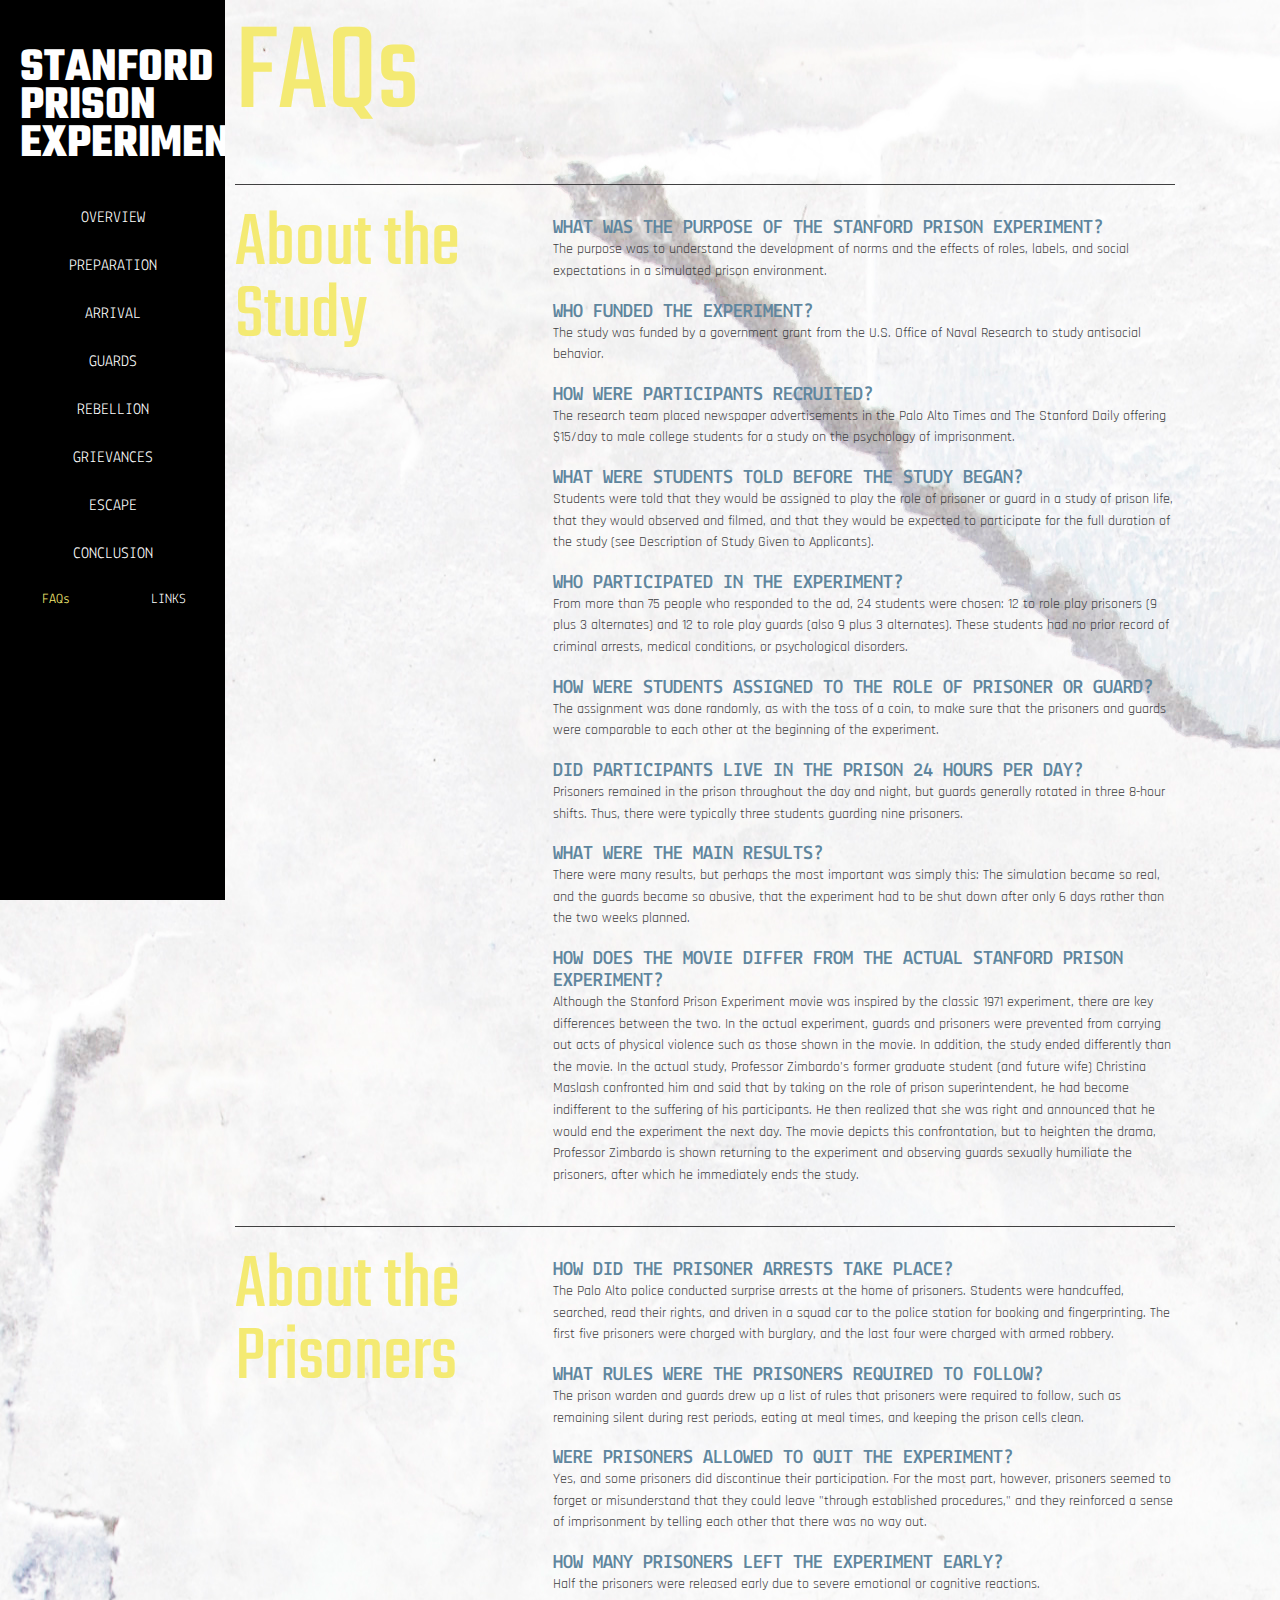
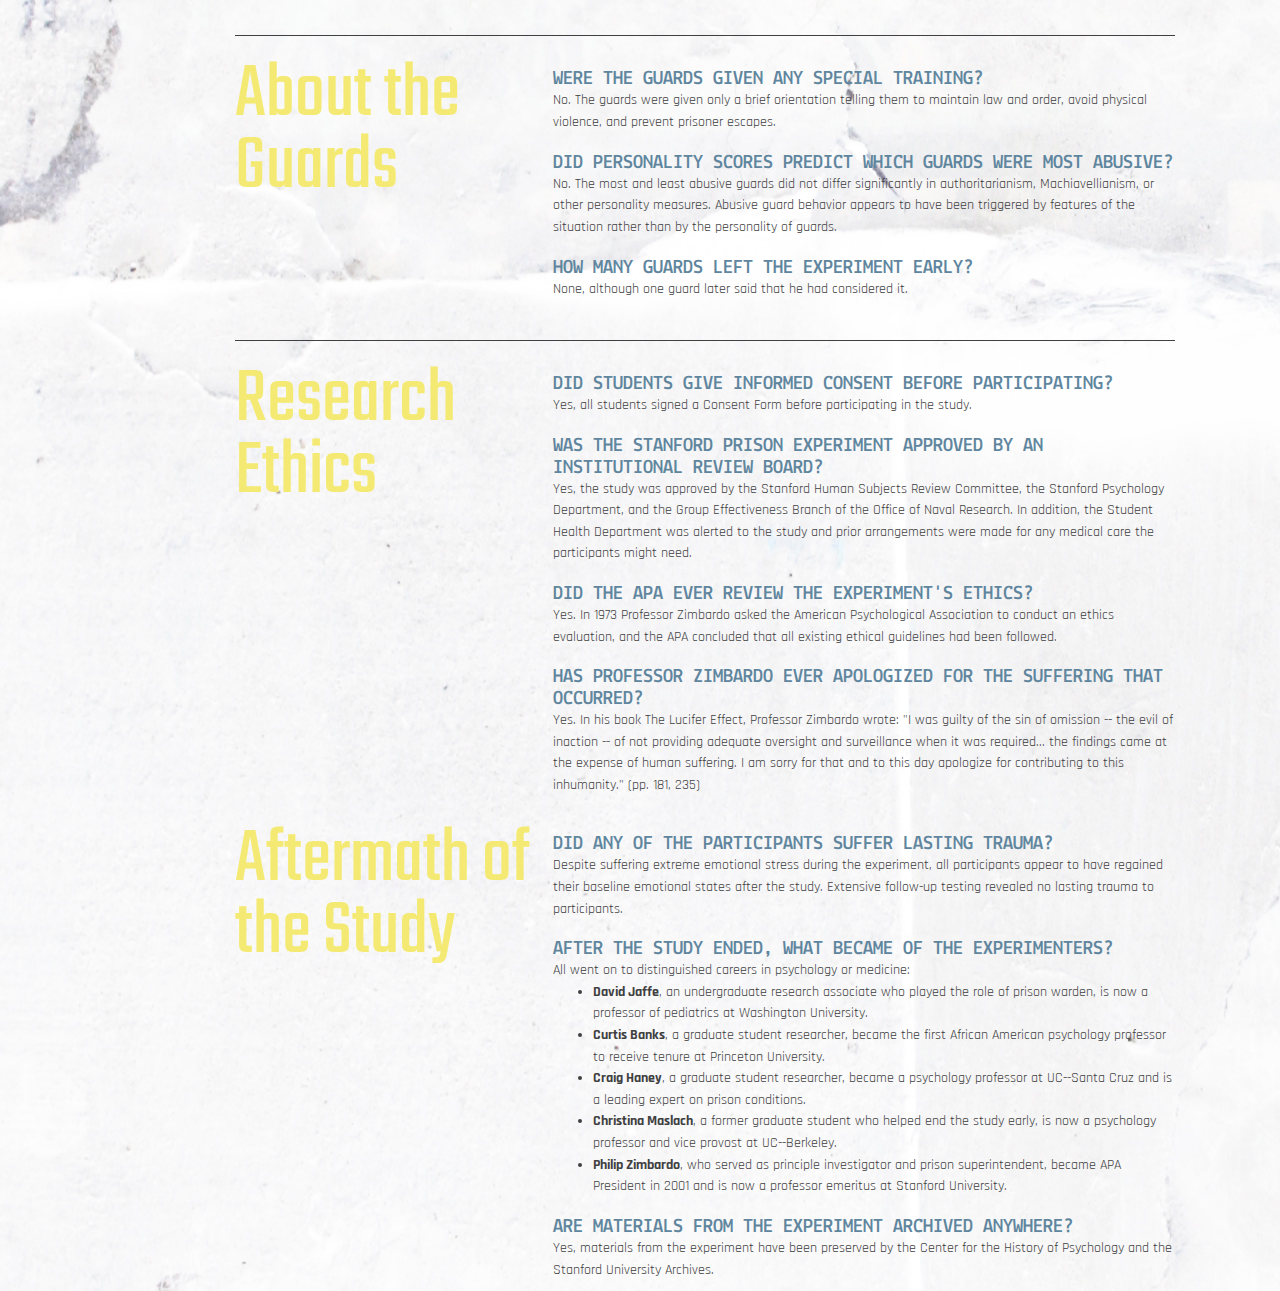
<file: faqs.html>
<!doctype html>
<html>
<head>
<meta charset="UTF-8">
<title>Stanford Prison Experiment</title>

<link rel="stylesheet" type="text/css" href="experiment.css">
<link href="https://fonts.googleapis.com/css?family=Teko" rel="stylesheet" type="text/css">
<link href="https://fonts.googleapis.com/css?family=Lekton" rel="stylesheet" type="text/css">
<link href="https://fonts.googleapis.com/css?family=Rajdhani" rel="stylesheet" type="text/css">
<script type="text/javascript" src="menu.js"></script>

</head>

<body>


<div id="mainPage">
  <a href="#" class="menu-btn" onclick="toggleMenu();"><img src="images/menu.png" alt="menu" width="50" height="50"></a>
  <nav class="mainNav" role="navigation">
    <ul>
  <li> <h1>STANFORD<br>PRISON<br>EXPERIMENT</h1> </li>
  	<li><a href="overview.html">OVERVIEW </a></li>
  	<li><a href="preperation.html">PREPARATION</a></li>
  	<li><a href="arrival.html">ARRIVAL</a></li>
  	<li><a href="guards.html">GUARDS</a></li>
  	<li><a href="rebellion.html">REBELLION</a></li>
  	<li><a href="grievances.html">GRIEVANCES</a></li>
  	<li><a href="escape.html">ESCAPE</a></li>
  	<li><a href="conclusion.html">CONCLUSION</a></li>
  	<li>
        <div class="extra selected"><a href="faqs.html">FAQs</a></div>
        <div class="extra"><a href="links.html">LINKS</a></div>
    </li>
</ul>
  </nav>
  <section>
    <div class="section group">
        <div class="col span_12_of_12">
        <h2>FAQs</h2>
        </div>
	</div>
    <div class="horizontal">
    </div>
    <div class="section group">
    	<div class="col span_4_of_12">
        <h6> About the Study </h6>
        </div>
        <div class="col span_8_of_12">
        <br>
        <h8>What was the purpose of the Stanford Prison Experiment?</h8>

<p>The purpose was to understand the development of norms and the effects of roles, labels, and social expectations in a simulated  prison environment.</p>
<br>
<h8>Who funded the experiment?</h8>

<p>The study was funded by a government grant from the U.S. Office of Naval Research to study antisocial behavior.</p>
<br>
<h8>How were participants recruited?</h8>

<p>The research team placed newspaper advertisements in the Palo Alto Times and The Stanford Daily offering $15/day to male college students for a study on the psychology of imprisonment.</p>
<br>
<h8>What were students told before the study began?</h8>

<p>Students were told that they would be assigned to play the role of prisoner or guard in a study of prison life, that they would observed and filmed, and that they would be expected to participate for the full duration of the study (see Description of Study Given to Applicants).</p>
<br>
<h8>Who participated in the experiment?</h8>

<p>From more than 75 people who responded to the ad, 24 students were chosen: 12 to role play prisoners (9 plus 3 alternates) and 12 to role play guards (also 9 plus 3 alternates). These students had no prior record of criminal arrests, medical conditions, or psychological disorders.</p>
<br>
<h8>How were students assigned to the role of prisoner or guard?</h8>

<p>The assignment was done randomly, as with the toss of a coin, to make sure that the prisoners and guards were comparable to each other at the beginning of the experiment.</p>
<br>
<h8>Did participants live in the prison 24 hours per day?</h8>

<p>Prisoners remained in the prison throughout the day and night, but guards generally rotated in three 8-hour shifts. Thus, there were typically three students guarding nine prisoners.</p>
<br>
<h8>What were the main results?</h8>

<p>There were many results, but perhaps the most important was simply this: The simulation became so real, and the guards became so abusive, that the experiment had to be shut down after only 6 days rather than the two weeks planned.</p>
<br>
<h8>How does the movie differ from the actual Stanford Prison Experiment?</h8>

<p>Although the Stanford Prison Experiment movie was inspired by the classic 1971 experiment, there are key differences between the two. In the actual experiment, guards and prisoners were prevented from carrying out acts of physical violence such as those shown in the movie. In addition, the study ended differently than the movie. In the actual study, Professor Zimbardo's former graduate student (and future wife) Christina Maslash confronted him and said that by taking on the role of prison superintendent, he had become indifferent to the suffering of his participants. He then realized that she was right and announced that he would end the experiment the next day. The movie depicts this confrontation, but to heighten the drama, Professor Zimbardo is shown returning to the experiment and observing guards sexually humiliate the prisoners, after which he immediately ends the study.</p>
        </div>
    </div>
    <div class="horizontal">
    </div>
    <div class="section group">
    	<div class="col span_4_of_12">
        <h6> About the Prisoners </h6>
        </div>
        <div class="col span_8_of_12">
        <br>
        <h8>How did the prisoner arrests take place?</h8>
<br>
<p>The Palo Alto police conducted surprise arrests at the home of prisoners. Students were handcuffed, searched, read their rights, and driven in a squad car to the police station for booking and fingerprinting. The first five prisoners were charged with burglary, and the last four were charged with armed robbery.</p>
<br>
<h8>What rules were the prisoners required to follow?</h8>
<br>
<p>The prison warden and guards drew up a list of rules that prisoners were required to follow, such as remaining silent during rest periods, eating at meal times, and keeping the prison cells clean.</p>
<br>
<h8>Were prisoners allowed to quit the experiment?</h8>
<br>
<p>Yes, and some prisoners did discontinue their participation. For the most part, however, prisoners seemed to forget or misunderstand that they could leave "through established procedures," and they reinforced a sense of imprisonment by telling each other that there was no way out.</p>
<br>
<h8>How many prisoners left the experiment early?</h8>
<br>
<p>Half the prisoners were released early due to severe emotional or cognitive reactions.</p>
        </div>
    </div>
    <div class="horizontal">
    </div>
    <div class="section group">
    	<div class="col span_4_of_12">
        <h6> About the Guards </h6>
        </div>
        <div class="col span_8_of_12">
        <br>
        <h8>Were the guards given any special training?</h8>

<p>No. The guards were given only a brief orientation telling them to maintain law and order, avoid physical violence, and prevent prisoner escapes.</p>
<br>
<h8>Did personality scores predict which guards were most abusive?</h8>

<p>No. The most and least abusive guards did not differ significantly in authoritarianism, Machiavellianism, or other personality measures. Abusive guard behavior appears to have been triggered by features of the situation rather than by the personality of guards.</p>
<br>
<h8>How many guards left the experiment early?</h8>

<p>None, although one guard later said that he had considered it.</p>
        </div>
    </div>
    <div class="horizontal">
    </div>
    <div class="section group">
    	<div class="col span_4_of_12">
        <h6> Research Ethics </h6>
        </div>
        <div class="col span_8_of_12">
        <br>
        <h8>Did students give informed consent before participating? </h8>

<p>Yes, all students signed a Consent Form before participating in the study.</p>
<br>
<h8>Was the Stanford Prison Experiment approved by an Institutional Review Board?</h8>

<p>Yes, the study was approved by the Stanford Human Subjects Review Committee, the Stanford Psychology Department, and the Group Effectiveness Branch of the Office of Naval Research. In addition, the Student Health Department was alerted to the study and prior arrangements were made for any medical care the participants might need.</p>
<br>
<h8>Did the APA ever review the experiment's ethics?</h8>

<p>Yes. In 1973 Professor Zimbardo asked the American Psychological Association to conduct an ethics evaluation, and the APA concluded that all existing ethical guidelines had been followed.</p>
<br>
<h8>Has Professor Zimbardo ever apologized for the suffering that occurred?</h8>

<p>Yes. In his book The Lucifer Effect, Professor Zimbardo wrote: "I was guilty of the sin of omission -- the evil of inaction -- of not providing adequate oversight and surveillance when it was required... the findings came at the expense of human suffering. I am sorry for that and to this day apologize for contributing to this inhumanity." (pp. 181, 235)</p>
        </div>
    </div>
    <div class="section group">
    	<div class="col span_4_of_12">
        <h6> Aftermath of the Study </h6>
        </div>
        <div class="col span_8_of_12">
        <br>
        <h8>Did any of the participants suffer lasting trauma?</h8>

<p>Despite suffering extreme emotional stress during the experiment, all participants appear to have regained their baseline emotional states after the study. Extensive follow-up testing revealed no lasting trauma to participants.</p>
<br>
<h8>After the study ended, what became of the experimenters?</h8>

<p>All went on to distinguished careers in psychology or medicine:
<br>
<ul id="faqs">
<li><b>David Jaffe</b>, an undergraduate research associate who played the role of prison warden, is now a professor of pediatrics at Washington University.</li>
<li><b>Curtis Banks</b>, a graduate student researcher, became the first African American psychology professor to receive tenure at Princeton University.</li>
<li><b>Craig Haney</b>, a graduate student researcher, became a psychology professor at UC--Santa Cruz and is a leading expert on prison conditions.</li>
<li><b>Christina Maslach</b>, a former graduate student who helped end the study early, is now a psychology professor and vice provost at UC--Berkeley.</li>
<li><b>Philip Zimbardo</b>, who served as principle investigator and prison superintendent, became APA President in 2001 and is now a professor emeritus at Stanford University.</li>
</ul></p>
<br>
<h8>Are materials from the experiment archived anywhere?</h8>

<p>Yes, materials from the experiment have been preserved by the Center for the History of Psychology and the Stanford University Archives.</p>

        </div>
    </div>
  </section>
</div>

</body>
</html>
</file>
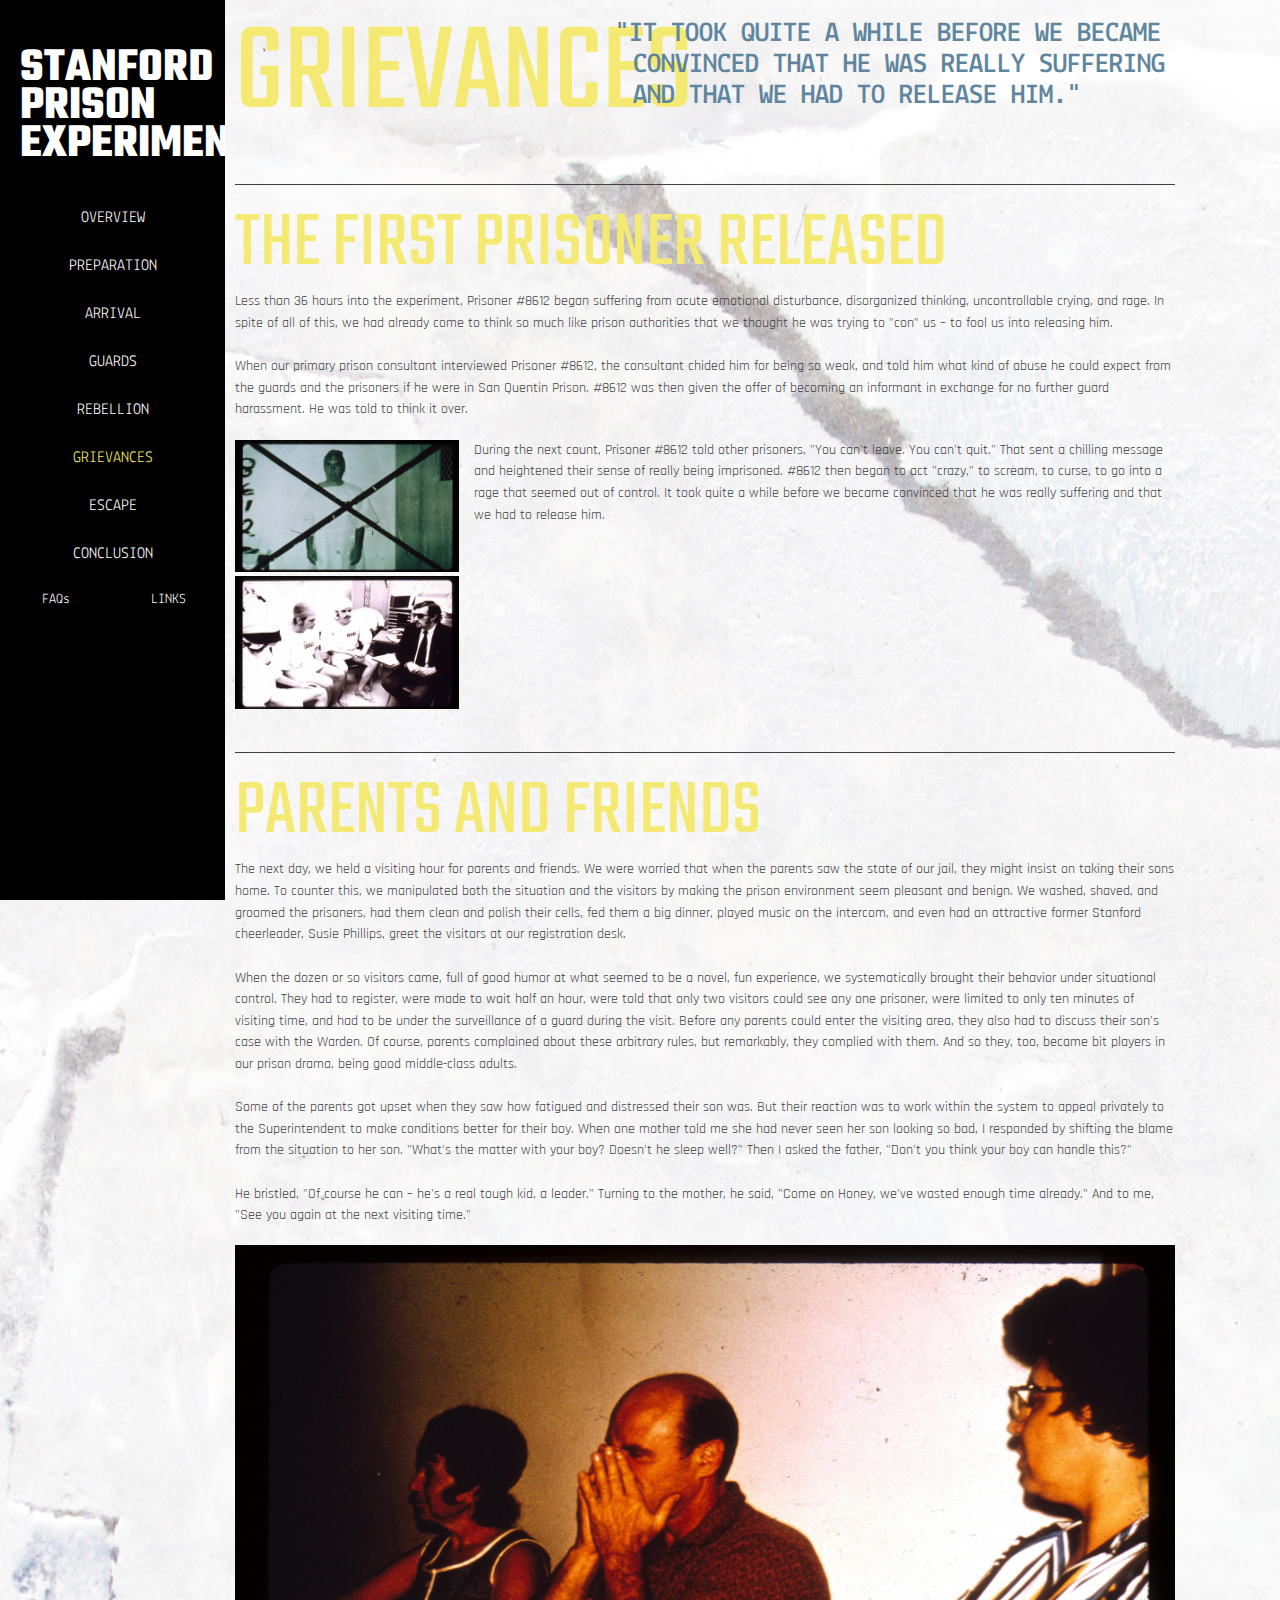
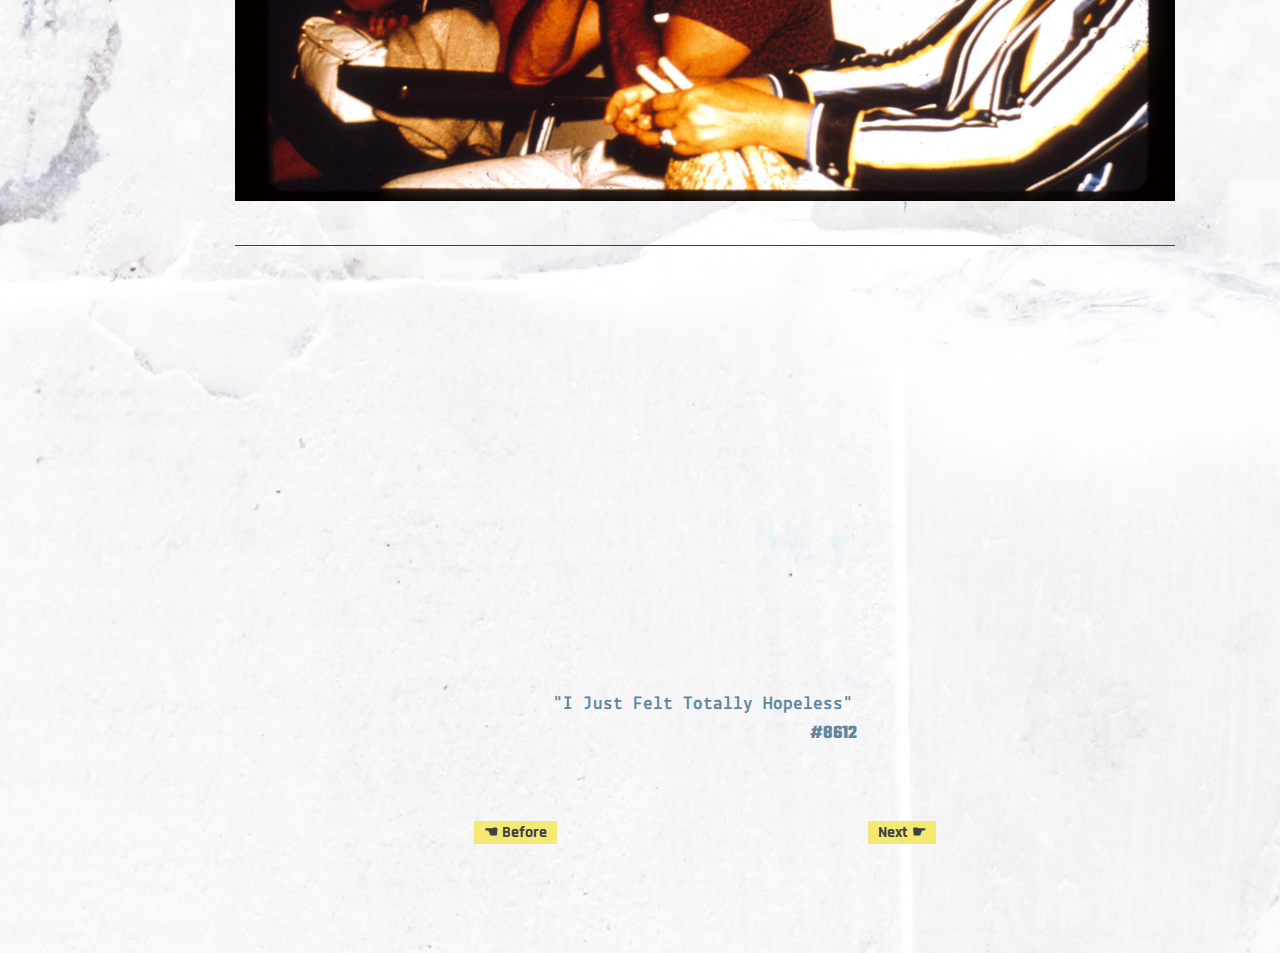
<file: grievances.html>
<!doctype html>
<html>
<head>
<meta charset="UTF-8">
<title>Stanford Prison Experiment</title>

<link rel="stylesheet" type="text/css" href="experiment.css">
<link href="https://fonts.googleapis.com/css?family=Teko" rel="stylesheet" type="text/css">
<link href="https://fonts.googleapis.com/css?family=Lekton" rel="stylesheet" type="text/css">
<link href="https://fonts.googleapis.com/css?family=Rajdhani" rel="stylesheet" type="text/css">
<script type="text/javascript" src="menu.js"></script>

</head>

<body>


<div id="mainPage">
  <a href="#" class="menu-btn" onclick="toggleMenu();"><img src="images/menu.png" alt="menu" width="50" height="50"></a>
  <nav class="mainNav" role="navigation">
    <ul>
  <li> <h1>STANFORD<br>PRISON<br>EXPERIMENT</h1> </li>
  	<li><a href="overview.html">OVERVIEW </a></li>
  	<li><a href="preperation.html">PREPARATION</a></li>
  	<li><a href="arrival.html">ARRIVAL</a></li>
  	<li><a href="guards.html">GUARDS</a></li>
  	<li><a href="rebellion.html">REBELLION</a></li>
  	<li class="selected"><a href="grievances.html">GRIEVANCES</a></li>
  	<li><a href="escape.html">ESCAPE</a></li>
  	<li><a href="conclusion.html">CONCLUSION</a></li>
  	<li>
        <div class="extra"><a href="faqs.html">FAQs</a></div>
        <div class="extra"><a href="links.html">LINKS</a></div>
    </li>
</ul>
  </nav>
  <section>
    <div class="section group">
        <div class="col span_5_of_12">
        <h2>GRIEVANCES</h2>
        </div>
        <div class="col span_7_of_12">
        <h3>"It took quite a while before we became convinced that he was really suffering and that we had to release him."</h3>
        </div>
	</div>
    <div class="horizontal">
    </div>
    <div class="section group">
        <div class="col span_12_of_12">
<h6>THE FIRST PRISONER RELEASED</h6>
<p>
Less than 36 hours into the experiment, Prisoner #8612 began suffering from acute emotional disturbance, disorganized thinking, uncontrollable crying, and rage. In spite of all of this, we had already come to think so much like prison authorities that we thought he was trying to "con" us – to fool us into releasing him.
<br><br>
When our primary prison consultant interviewed Prisoner #8612, the consultant chided him for being so weak, and told him what kind of abuse he could expect from the guards and the prisoners if he were in San Quentin Prison. #8612 was then given the offer of becoming an informant in exchange for no further guard harassment. He was told to think it over.
</p>
</div>
</div>
	<div class="section group">
        <div class="col span_3_of_12">
        <img src="images/8612.jpeg" alt="image">
        <img src="images/86122.jpeg" alt="image">
        </div>
        <div class="col span_9_of_12">
<p>
During the next count, Prisoner #8612 told other prisoners, "You can't leave. You can't quit." That sent a chilling message and heightened their sense of really being imprisoned. #8612 then began to act "crazy," to scream, to curse, to go into a rage that seemed out of control. It took quite a while before we became convinced that he was really suffering and that we had to release him.
</p>
        </div>
	</div>
    <div class="horizontal">
    </div>
    <div class="section group">
        <div class="col span_12_of_12">
        <h6>PARENTS AND FRIENDS</h6>
<p>
The next day, we held a visiting hour for parents and friends. We were worried that when the parents saw the state of our jail, they might insist on taking their sons home. To counter this, we manipulated both the situation and the visitors by making the prison environment seem pleasant and benign. We washed, shaved, and groomed the prisoners, had them clean and polish their cells, fed them a big dinner, played music on the intercom, and even had an attractive former Stanford cheerleader, Susie Phillips, greet the visitors at our registration desk.
<br><br>
When the dozen or so visitors came, full of good humor at what seemed to be a novel, fun experience, we systematically brought their behavior under situational control. They had to register, were made to wait half an hour, were told that only two visitors could see any one prisoner, were limited to only ten minutes of visiting time, and had to be under the surveillance of a guard during the visit. Before any parents could enter the visiting area, they also had to discuss their son's case with the Warden. Of course, parents complained about these arbitrary rules, but remarkably, they complied with them. And so they, too, became bit players in our prison drama, being good middle-class adults.
<br><br>
Some of the parents got upset when they saw how fatigued and distressed their son was. But their reaction was to work within the system to appeal privately to the Superintendent to make conditions better for their boy. When one mother told me she had never seen her son looking so bad, I responded by shifting the blame from the situation to her son. "What's the matter with your boy? Doesn't he sleep well?" Then I asked the father, "Don't you think your boy can handle this?"
<br><br>
He bristled, "Of course he can – he's a real tough kid, a leader." Turning to the mother, he said, "Come on Honey, we've wasted enough time already." And to me, "See you again at the next visiting time."
</p><br>
        <img src="images/49-families.waiting.jpg" alt="image">
        </div>
	</div>
    <div class="horizontal">
    </div>
    <div class="stack">
    <iframe width="370" height="278" src="https://www.youtube.com/embed/gbDy4ZtB2fU" frameborder="0" allowfullscreen></iframe>
    </div>
    <div class="section group">
    	<div class="col span_4_of_12">
        </div>
    	<div class="col span_4_of_12">
        <h4>"I Just Felt Totally Hopeless" </h4>
<h5>#8612</h5>
        </div>
        <div class="col span_4_of_12">
        </div>
    </div>
    <div class="section group">
        <div class="col span_3_of_12">
        </div>
        <div class="col span_6_of_12">
        <a href="rebellion.html" class="button" id="before"> &#9754; Before</a>
        <a href="escape.html" class="button" id="next">Next &#9755; </a>
        </div>
        <div class="col span_3_of_12">
        </div>
    </div>
  </section>
 
</div>

</body>
</html>
</file>
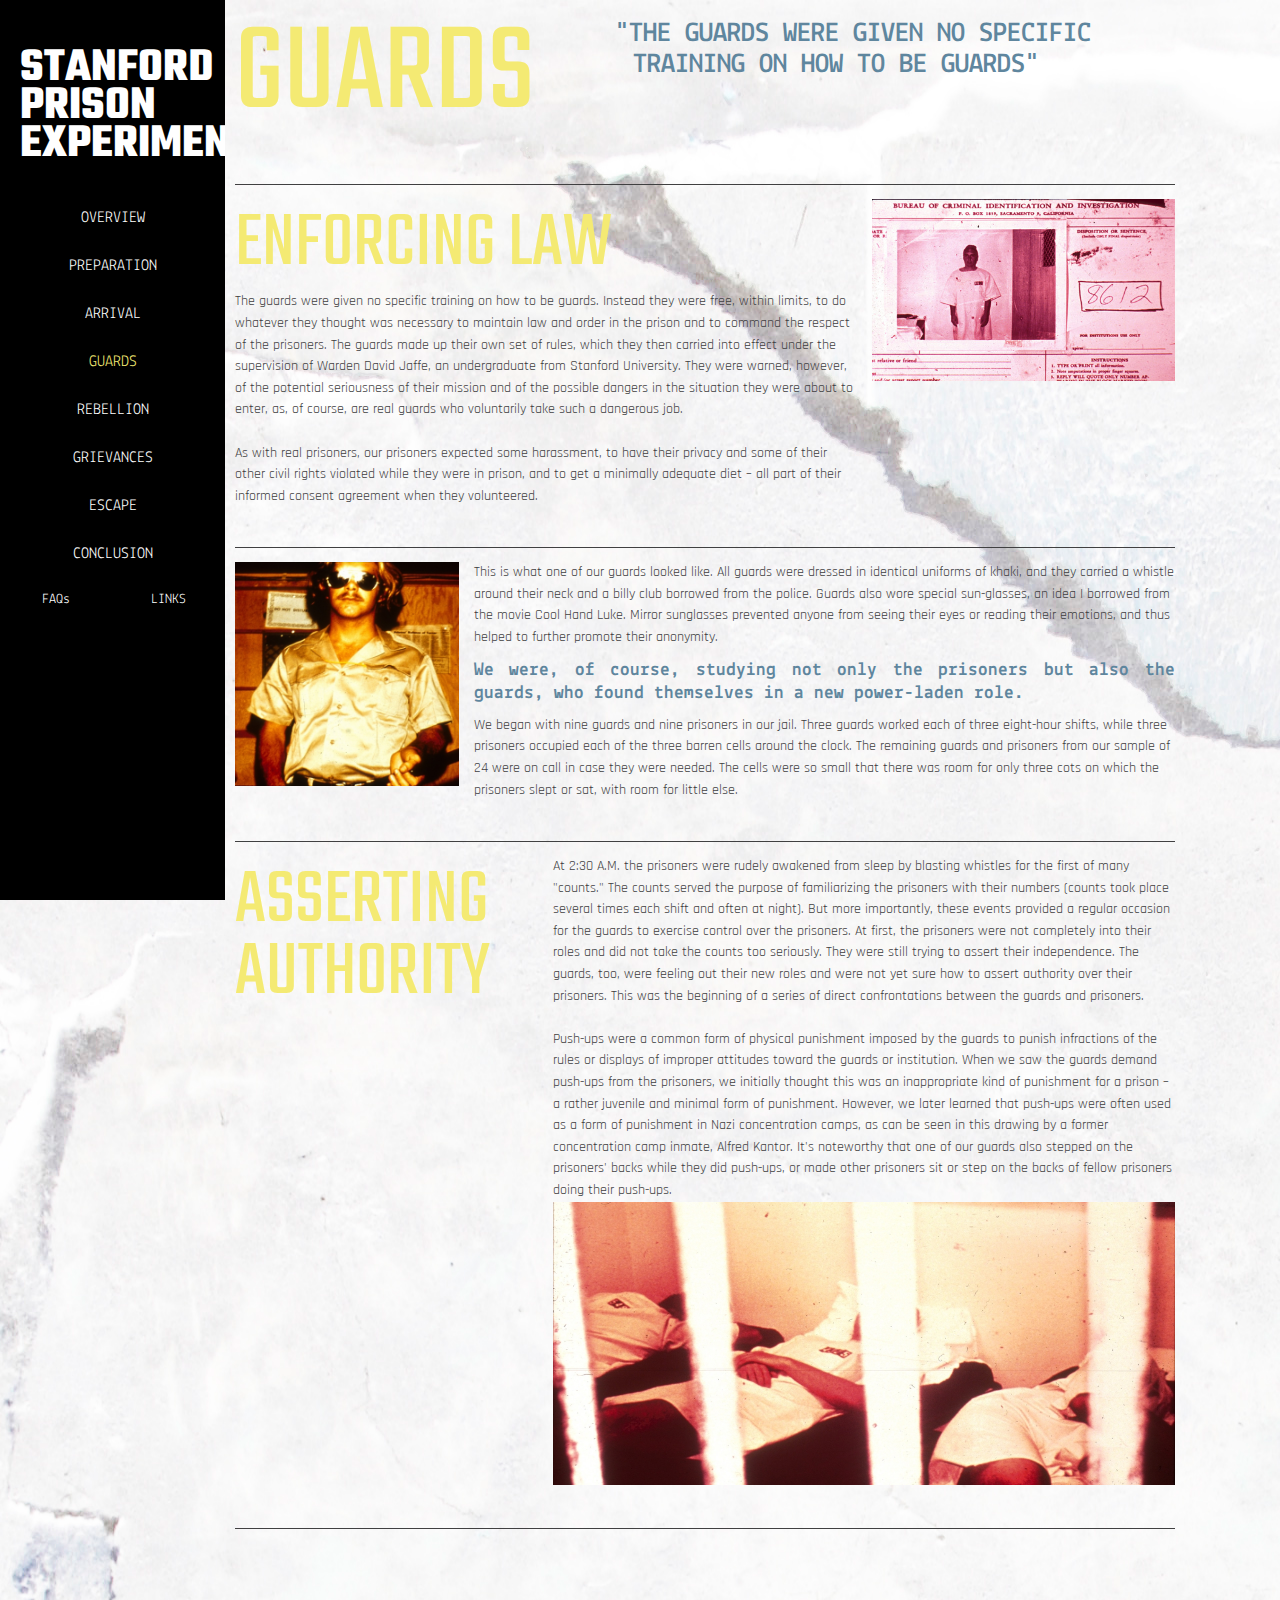
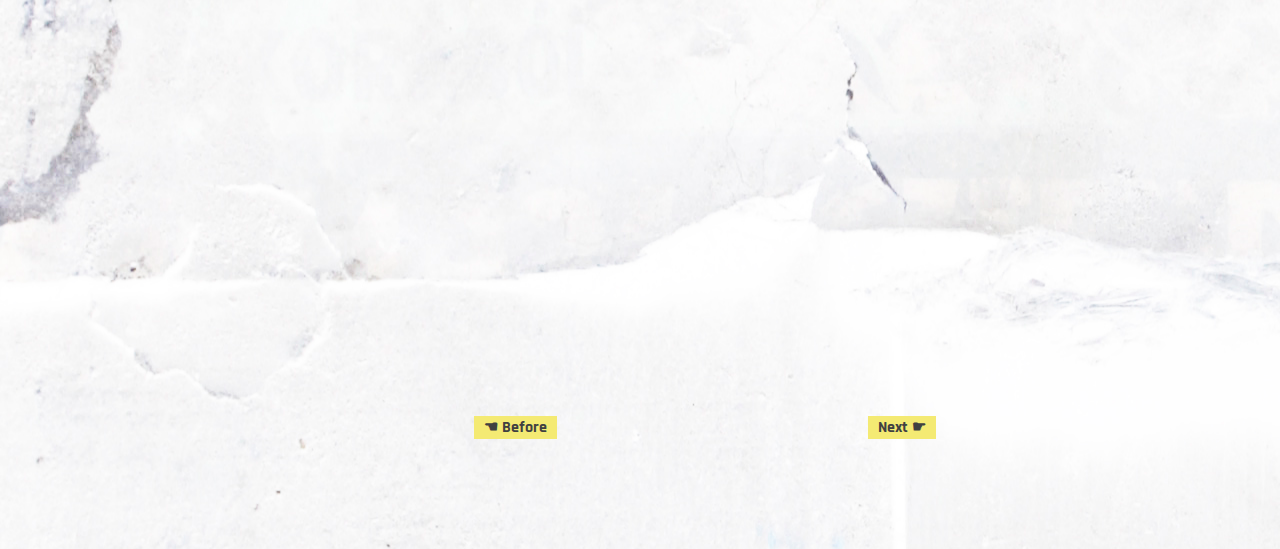
<file: guards.html>
<!doctype html>
<html>
<head>
<meta charset="UTF-8">
<title>Stanford Prison Experiment</title>

<link rel="stylesheet" type="text/css" href="experiment.css">
<link href="https://fonts.googleapis.com/css?family=Teko" rel="stylesheet" type="text/css">
<link href="https://fonts.googleapis.com/css?family=Lekton" rel="stylesheet" type="text/css">
<link href="https://fonts.googleapis.com/css?family=Rajdhani" rel="stylesheet" type="text/css">
<script type="text/javascript" src="menu.js"></script>

</head>

<body>


<div id="mainPage">
  <a href="#" class="menu-btn" onclick="toggleMenu();"><img src="images/menu.png" alt="menu" width="50" height="50"></a>
  <nav class="mainNav" role="navigation">
    <ul>
  <li> <h1>STANFORD<br>PRISON<br>EXPERIMENT</h1> </li>
  	<li><a href="overview.html">OVERVIEW </a></li>
  	<li><a href="preperation.html">PREPARATION</a></li>
  	<li><a href="arrival.html">ARRIVAL</a></li>
  	<li class="selected"><a href="guards.html">GUARDS</a></li>
  	<li><a href="rebellion.html">REBELLION</a></li>
  	<li><a href="grievances.html">GRIEVANCES</a></li>
  	<li><a href="escape.html">ESCAPE</a></li>
  	<li><a href="conclusion.html">CONCLUSION</a></li>
  	<li>
        <div class="extra"><a href="faqs.html">FAQs</a></div>
        <div class="extra"><a href="links.html">LINKS</a></div>
    </li>
</ul>
  </nav>
  <section>
    <div class="section group">
        <div class="col span_5_of_12">
        <h2> GUARDS</h2>
        </div>
        <div class="col span_7_of_12">
        <h3>"The guards were given no specific training on how to be guards"</h3>
        </div>
	</div>
    <div class="horizontal">
    </div>
    <div class="section group">
        <div class="col span_8_of_12">
<h6>ENFORCING LAW</h6>
<p>
The guards were given no specific training on how to be guards. Instead they were free, within limits, to do whatever they thought was necessary to maintain law and order in the prison and to command the respect of the prisoners. The guards made up their own set of rules, which they then carried into effect under the supervision of Warden David Jaffe, an undergraduate from Stanford University. They were warned, however, of the potential seriousness of their mission and of the possible dangers in the situation they were about to enter, as, of course, are real guards who voluntarily take such a dangerous job.
<br><br>
As with real prisoners, our prisoners expected some harassment, to have their privacy and some of their other civil rights violated while they were in prison, and to get a minimally adequate diet – all part of their informed consent agreement when they volunteered.
</p>
        </div>
        <div class="col span_4_of_12">
        <img src="images/27-mugshot.of.8612.jpg" alt="image">
        </div>
	</div>
    <div class="horizontal">
    </div>
    <div class="section group">
    	<div class="col span_3_of_12">
        <img src="images/guard.jpeg" alt="image">
        </div>
        <div class="col span_9_of_12">
        <p>This is what one of our guards looked like. All guards were dressed in identical uniforms of khaki, and they carried a whistle around their neck and a billy club borrowed from the police. Guards also wore special sun-glasses, an idea I borrowed from the movie Cool Hand Luke. Mirror sunglasses prevented anyone from seeing their eyes or reading their emotions, and thus helped to further promote their anonymity. 
        </p>
        <h4>We were, of course, studying not only the prisoners but also the guards, who found themselves in a new power-laden role. </h4>
<p>
We began with nine guards and nine prisoners in our jail. Three guards worked each of three eight-hour shifts, while three prisoners occupied each of the three barren cells around the clock. The remaining guards and prisoners from our sample of 24 were on call in case they were needed. The cells were so small that there was room for only three cots on which the prisoners slept or sat, with room for little else.</p>
        </div>
	</div>
    <div class="horizontal">
    </div>
    <div class="section group">
        <div class="col span_4_of_12">
        <h6>ASSERTING AUTHORITY</h6>
        </div>
        <div class="col span_8_of_12">
<p>
At 2:30 A.M. the prisoners were rudely awakened from sleep by blasting whistles for the first of many "counts." The counts served the purpose of familiarizing the prisoners with their numbers (counts took place several times each shift and often at night). But more importantly, these events provided a regular occasion for the guards to exercise control over the prisoners. At first, the prisoners were not completely into their roles and did not take the counts too seriously. They were still trying to assert their independence. The guards, too, were feeling out their new roles and were not yet sure how to assert authority over their prisoners. This was the beginning of a series of direct confrontations between the guards and prisoners.
<br><br>
Push-ups were a common form of physical punishment imposed by the guards to punish infractions of the rules or displays of improper attitudes toward the guards or institution. When we saw the guards demand push-ups from the prisoners, we initially thought this was an inappropriate kind of punishment for a prison – a rather juvenile and minimal form of punishment. However, we later learned that push-ups were often used as a form of punishment in Nazi concentration camps, as can be seen in this drawing by a former concentration camp inmate, Alfred Kantor. It's noteworthy that one of our guards also stepped on the prisoners' backs while they did push-ups, or made other prisoners sit or step on the backs of fellow prisoners doing their push-ups.</p>
<img src="images/bars.jpeg" alt="image">
        </div>
	</div>
    <div class="horizontal">
    </div>
    <div class="stack">
    <iframe width="370" height="278" src="https://www.youtube.com/embed/x3wxEmHqVCY" frameborder="0" allowfullscreen></iframe>
    </div>
    <div class="section group">
        <div class="col span_3_of_12">
        </div>
        <div class="col span_6_of_12">
        <a href="arrival.html" class="button" id="before"> &#9754; Before</a>
        <a href="rebellion.html" class="button" id="next">Next &#9755; </a>
        </div>
        <div class="col span_3_of_12">
        </div>
    </div>
  </section>
 
</div>

</body>
</html>
</file>
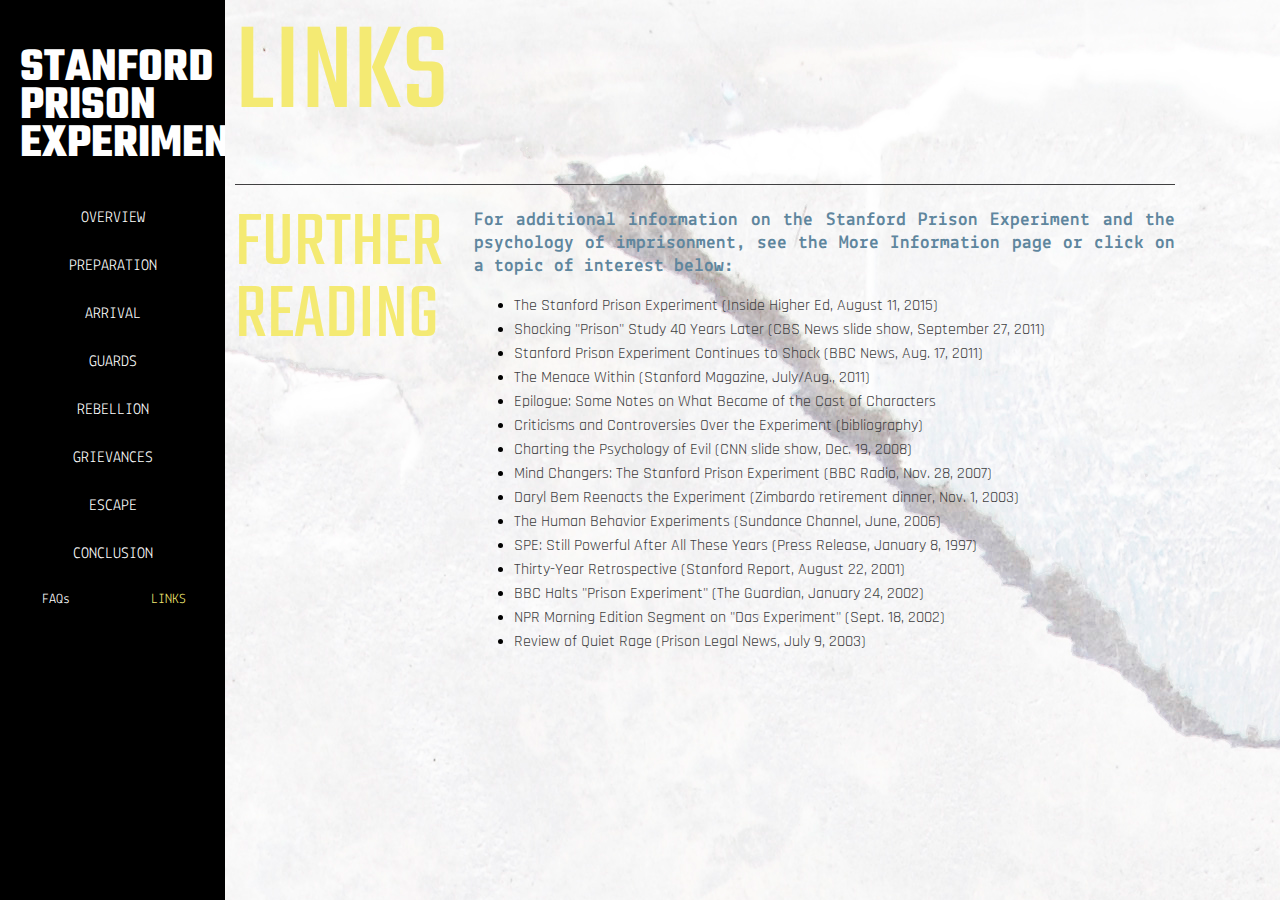
<file: links.html>
<!doctype html>
<html>
<head>
<meta charset="UTF-8">
<title>Stanford Prison Experiment</title>

<link rel="stylesheet" type="text/css" href="experiment.css">
<link href="https://fonts.googleapis.com/css?family=Teko" rel="stylesheet" type="text/css">
<link href="https://fonts.googleapis.com/css?family=Lekton" rel="stylesheet" type="text/css">
<link href="https://fonts.googleapis.com/css?family=Rajdhani" rel="stylesheet" type="text/css">
<script type="text/javascript" src="menu.js"></script>

</head>

<body>


<div id="mainPage">
  <a href="#" class="menu-btn" onclick="toggleMenu();"><img src="images/menu.png" alt="menu" width="50" height="50"></a>
  <nav class="mainNav" role="navigation">
    <ul>
  <li> <h1>STANFORD<br>PRISON<br>EXPERIMENT</h1> </li>
  	<li><a href="overview.html">OVERVIEW </a></li>
  	<li><a href="preperation.html">PREPARATION</a></li>
  	<li><a href="arrival.html">ARRIVAL</a></li>
  	<li><a href="guards.html">GUARDS</a></li>
  	<li><a href="rebellion.html">REBELLION</a></li>
  	<li><a href="grievances.html">GRIEVANCES</a></li>
  	<li><a href="escape.html">ESCAPE</a></li>
  	<li><a href="conclusion.html">CONCLUSION</a></li>
  	<li>
        <div class="extra"><a href="faqs.html">FAQs</a></div>
        <div class="extra selected"><a href="links.html">LINKS</a></div>
    </li>
</ul>
  </nav>
  <section>
    <div class="section group">
        <div class="col span_12_of_12">
        <h2>LINKS</h2>
        </div>
	</div>
    <div class="horizontal">
    </div>
    <div class="section group">
    	<div class="col span_3_of_12">
        <h6>FURTHER READING</h6>
        </div>
        <div class="col span_9_of_12">
<h4>For additional information on the Stanford Prison Experiment and the psychology of imprisonment, see the More Information page or click on a topic of interest below:</h4>
<ul id="links">
<li><a href="https://www.insidehighered.com/news/2015/08/11/film-stanford-prison-experiment-resurrects-questions-ethics-psychology">The Stanford Prison Experiment (Inside Higher Ed, August 11, 2015)</a></li>
<li><a href="http://www.cbsnews.com/2300-204_162-10010676.html">Shocking "Prison" Study 40 Years Later (CBS News slide show, September 27, 2011)</a></li>
<li><a href="http://www.bbc.co.uk/news/world-us-canada-14564182">Stanford Prison Experiment Continues to Shock (BBC News, Aug. 17, 2011)</a></li>
<li><a href="http://www.stanfordalumni.org/news/magazine/2011/julaug/features/spe.html">The Menace Within (Stanford Magazine, July/Aug., 2011)</a></li>
<li><a href="http://prisonexp.org/epilogue.htm">Epilogue: Some Notes on What Became of the Cast of Characters</a></li>
<li><a href="http://prisonexp.org/controversies.htm">Criticisms and Controversies Over the Experiment (bibliography)</a></li>
<li><a href="http://www.cnn.com/2008/HEALTH/12/19/milgram.experiment.obedience/#cnnSTCOther1">Charting the Psychology of Evil (CNN slide show, Dec. 19, 2008)</a></li>
<li><a href="http://www.bbc.co.uk/programmes/b008crhv">Mind Changers: The Stanford Prison Experiment (BBC Radio, Nov. 28, 2007)</a></li>
<li><a href="http://www.youtube.com/watch?v=DeUbEuj1B-Q">Daryl Bem Reenacts the Experiment (Zimbardo retirement dinner, Nov. 1, 2003)</a></li>
<li><a href="http://prisonexp.org/pdf/HBE-transcript.pdf">The Human Behavior Experiments (Sundance Channel, June, 2006)</a></li>
<li><a href="http://www.stanford.edu/dept/news/pr/97/970108prisonexp.html">SPE: Still Powerful After All These Years (Press Release, January 8, 1997)</a></li>
<li><a href="http://www.prisonexp.org/30years.htm">Thirty-Year Retrospective (Stanford Report, August 22, 2001)</a></li>
<li><a href="http://www.guardian.co.uk/uk_news/story/0,3604,638243,00.html">BBC Halts "Prison Experiment" (The Guardian, January 24, 2002)</a></li>
<li><a href="http://www.npr.org/templates/story/story.php?storyId=1150205">NPR Morning Edition Segment on "Das Experiment" (Sept. 18, 2002)</a></li>
<li><a href="http://prisonexp.org/legnews.htm">Review of Quiet Rage (Prison Legal News, July 9, 2003)</a></li>
</ul>
        </div>
    </div>
  </section>
 
</div>

</body>
</html>
</file>
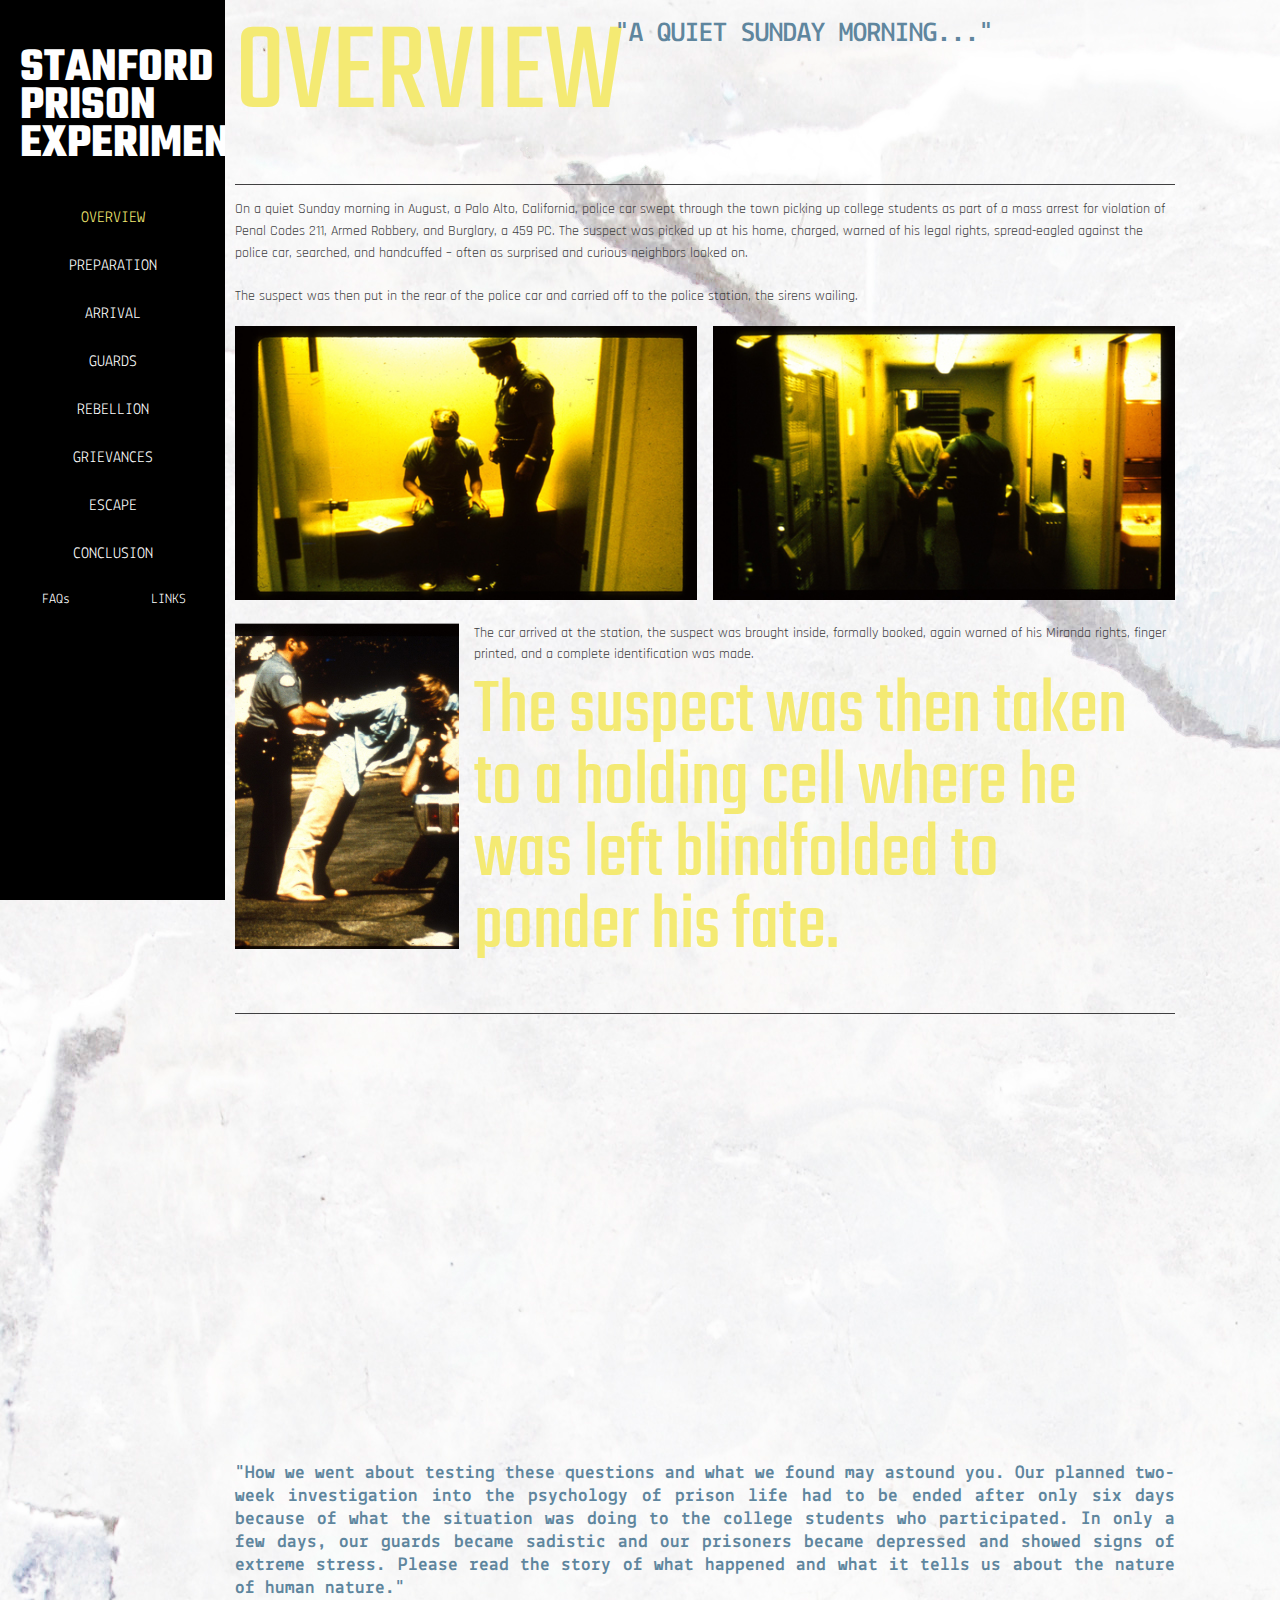
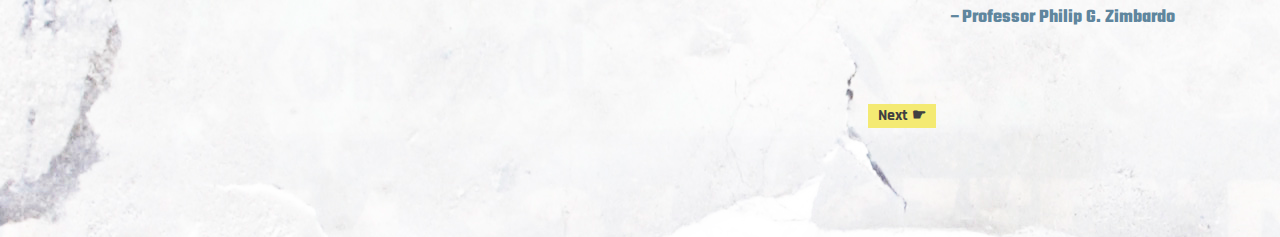
<file: overview.html>
<!doctype html>
<html>
<head>
<meta charset="UTF-8">
<title>Stanford Prison Experiment</title>

<link rel="stylesheet" type="text/css" href="experiment.css">
<link href="https://fonts.googleapis.com/css?family=Teko" rel="stylesheet" type="text/css">
<link href="https://fonts.googleapis.com/css?family=Lekton" rel="stylesheet" type="text/css">
<link href="https://fonts.googleapis.com/css?family=Rajdhani" rel="stylesheet" type="text/css">
<script type="text/javascript" src="menu.js"></script>

</head>

<body>


<div id="mainPage">
  <a href="#" class="menu-btn" onclick="toggleMenu();"><img src="images/menu.png" alt="menu" width="50" height="50"></a>
  <nav class="mainNav" role="navigation">
    <ul>
  <li> <h1>STANFORD<br>PRISON<br>EXPERIMENT</h1> </li>
  	<li class="selected"><a href="overview.html">OVERVIEW </a></li>
  	<li><a href="preparation.html">PREPARATION</a></li>
  	<li><a href="arrival.html">ARRIVAL</a></li>
  	<li><a href="guards.html">GUARDS</a></li>
  	<li><a href="rebellion.html">REBELLION</a></li>
  	<li><a href="grievances.html">GRIEVANCES</a></li>
  	<li><a href="escape.html">ESCAPE</a></li>
  	<li><a href="conclusion.html">CONCLUSION</a></li>
  	<li>
        <div class="extra"><a href="faqs.html">FAQs</a></div>
        <div class="extra"><a href="links.html">LINKS</a></div>
    </li>
</ul>
  </nav>
  <section>
    <div class="section group">
        <div class="col span_5_of_12">
        <h2>OVERVIEW</h2>
        </div>
        <div class="col span_7_of_12">
        <h3>"A QUIET SUNDAY MORNING..."</h3>
        </div>
	</div>
    <div class="horizontal">
    </div>
    <div class="section group">
        <div class="col span_12_of_12">
        <p>
On a quiet Sunday morning in August, a Palo Alto, California, police car swept through the town picking up college students as part of a mass arrest for violation of Penal Codes 211, Armed Robbery, and Burglary, a 459 PC. The suspect was picked up at his home, charged, warned of his legal rights, spread-eagled against the police car, searched, and handcuffed – often as surprised and curious neighbors looked on.
<br><br>
The suspect was then put in the rear of the police car and carried off to the police station, the sirens wailing.
</p>
        </div>
	</div>
     <div class="section group">
        <div class="col span_6_of_12">
        <img src="images/download.jpeg" alt="image">
        </div>
        <div class="col span_6_of_12">
        <img src="images/05-station.jpg" alt="image">
        </div>
	</div>
    <div class="section group">
    	<div class="col span_3_of_12">
        <img src="images/handcuff-02.jpg" alt="image">
        </div>
        <div class="col span_9_of_12">
        <p>The car arrived at the station, the suspect was brought inside, formally booked, again warned of his Miranda rights, finger printed, and a complete identification was made.</p>
        <h6>The suspect was then taken to a holding cell where he was left blindfolded to ponder his fate.</h6>
        </div>
	</div>
  <div class="horizontal">
    </div>
    <div class="stack">
    <iframe width="370" height="278" src="https://www.youtube.com/embed/sYtX2sEaeFE" frameborder="0" allowfullscreen></iframe>
    </div>
    <div class="section group">
    	<div class="col span_12_of_12">
        <h4>"How we went about testing these questions and what we found may astound you. Our planned two-week investigation into the psychology of prison life had to be ended after only six days because of what the situation was doing to the college students who participated. In only a few days, our guards became sadistic and our prisoners became depressed and showed signs of extreme stress. Please read the story of what happened and what it tells us about the nature of human nature." </h4>
<h5>–Professor Philip G. Zimbardo</h5>
        </div>
    </div>
    <div class="section group">
        <div class="col span_3_of_12">
        </div>
        <div class="col span_6_of_12">
        <a href="preparation.html" class="button" id="next">Next &#9755; </a>
        </div>
        <div class="col span_3_of_12">
        </div>
    </div>
  </section>
 
</div>

</body>
</html>
</file>
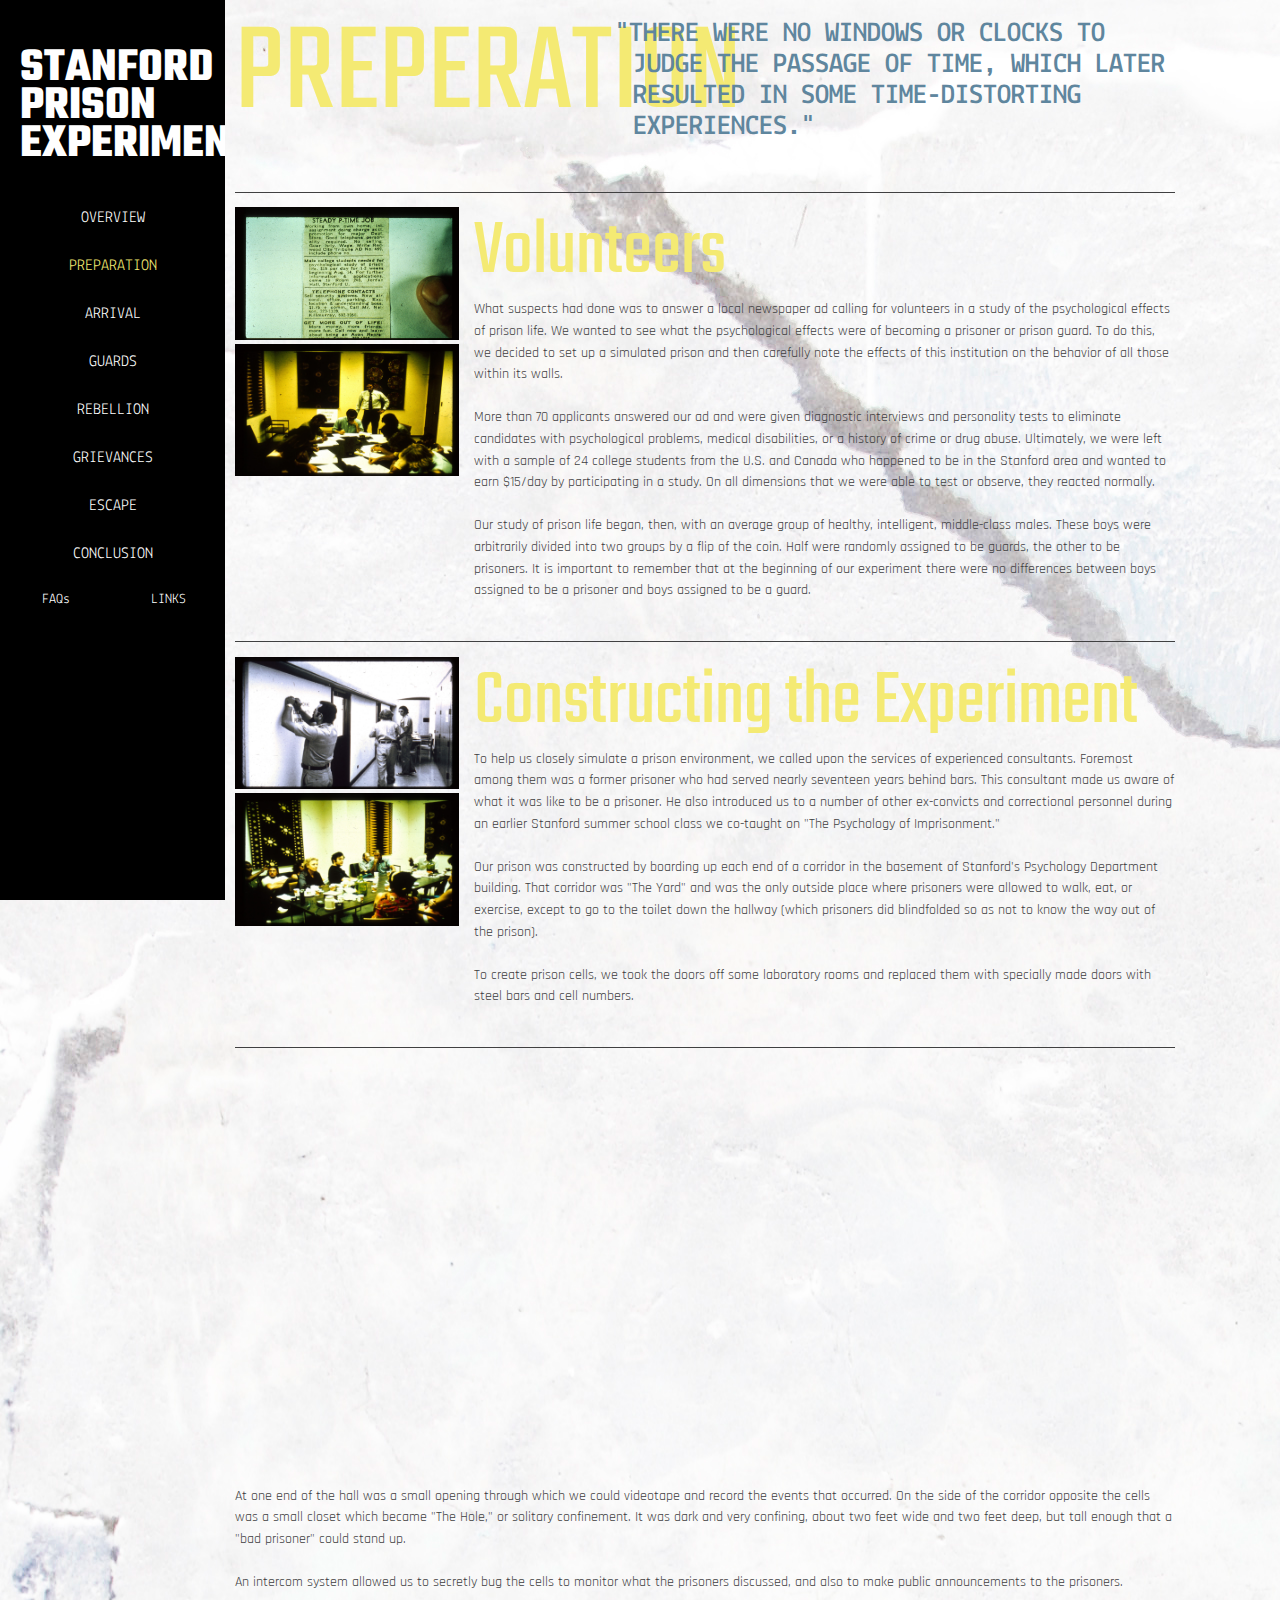
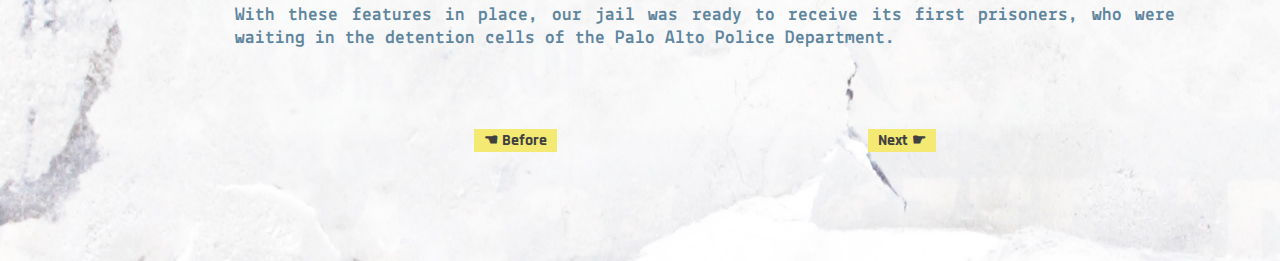
<file: preparation.html>
<!doctype html>
<html>
<head>
<meta charset="UTF-8">
<title>Stanford Prison Experiment</title>

<link rel="stylesheet" type="text/css" href="experiment.css">
<link href="https://fonts.googleapis.com/css?family=Teko" rel="stylesheet" type="text/css">
<link href="https://fonts.googleapis.com/css?family=Lekton" rel="stylesheet" type="text/css">
<link href="https://fonts.googleapis.com/css?family=Rajdhani" rel="stylesheet" type="text/css">
<script type="text/javascript" src="menu.js"></script>

</head>

<body>


<div id="mainPage">
  <a href="#" class="menu-btn" onclick="toggleMenu();"><img src="images/menu.png" alt="menu" width="50" height="50"></a>
  <nav class="mainNav" role="navigation">
    <ul>
  <li> <h1>STANFORD<br>PRISON<br>EXPERIMENT</h1> </li>
  	<li><a href="overview.html">OVERVIEW </a></li>
  	<li class="selected"><a href="preparation.html">PREPARATION</a></li>
  	<li><a href="arrival.html">ARRIVAL</a></li>
  	<li><a href="guards.html">GUARDS</a></li>
  	<li><a href="rebellion.html">REBELLION</a></li>
  	<li><a href="grievances.html">GRIEVANCES</a></li>
  	<li><a href="escape.html">ESCAPE</a></li>
  	<li><a href="conclusion.html">CONCLUSION</a></li>
  	<li>
        <div class="extra"><a href="faqs.html">FAQs</a></div>
        <div class="extra"><a href="links.html">LINKS</a></div>
    </li>
</ul>
  </nav>
  <section>
    <div class="section group">
        <div class="col span_5_of_12">
        <h2> PREPERATION</h2>
        </div>
        <div class="col span_7_of_12">
        <h3>"There were no windows or clocks to judge the passage of time, which later resulted in some time-distorting experiences."</h3>
        </div>
	</div>
    <div class="horizontal">
    </div>
    <div class="section group">
        <div class="col span_3_of_12">
        <img src="images/volunteers.jpeg" alt="image">
        <img src="images/settingup.jpeg" alt="image">
        </div>
        <div class="col span_9_of_12">
        <h6>Volunteers</h6>
        <p>
What suspects had done was to answer a local newspaper ad calling for volunteers in a study of the psychological effects of prison life. We wanted to see what the psychological effects were of becoming a prisoner or prison guard. To do this, we decided to set up a simulated prison and then carefully note the effects of this institution on the behavior of all those within its walls.
<br><br>
More than 70 applicants answered our ad and were given diagnostic interviews and personality tests to eliminate candidates with psychological problems, medical disabilities, or a history of crime or drug abuse. Ultimately, we were left with a sample of 24 college students from the U.S. and Canada who happened to be in the Stanford area and wanted to earn $15/day by participating in a study. On all dimensions that we were able to test or observe, they reacted normally.
<br><br>
Our study of prison life began, then, with an average group of healthy, intelligent, middle-class males. These boys were arbitrarily divided into two groups by a flip of the coin. Half were randomly assigned to be guards, the other to be prisoners. It is important to remember that at the beginning of our experiment there were no differences between boys assigned to be a prisoner and boys assigned to be a guard.
</p>
        </div>
	</div>
    <div class="horizontal">
    </div>
    <div class="section group">
    	<div class="col span_3_of_12">
        <img src="images/13-posting.sign.jpg" alt="image">
        <img src="images/11-orientation.jpg" alt="image">
        </div>
        <div class="col span_9_of_12">
        <h6>Constructing the Experiment</h6>
        <p>To help us closely simulate a prison environment, we called upon the services of experienced consultants. Foremost among them was a former prisoner who had served nearly seventeen years behind bars. This consultant made us aware of what it was like to be a prisoner. He also introduced us to a number of other ex-convicts and correctional personnel during an earlier Stanford summer school class we co-taught on "The Psychology of Imprisonment."
<br><br>
Our prison was constructed by boarding up each end of a corridor in the basement of Stanford's Psychology Department building. That corridor was "The Yard" and was the only outside place where prisoners were allowed to walk, eat, or exercise, except to go to the toilet down the hallway (which prisoners did blindfolded so as not to know the way out of the prison).
<br><br>
To create prison cells, we took the doors off some laboratory rooms and replaced them with specially made doors with steel bars and cell numbers.</p>
        </div>
	</div>
    <div class="horizontal">
    </div>
    <div class="stack">
    <iframe width="370" height="278" src="https://www.youtube.com/embed/TShFPParenk" frameborder="0" allowfullscreen></iframe>
    </div>
    <div class="section group">
    	<div class="col span_12_of_12">
        <p>At one end of the hall was a small opening through which we could videotape and record the events that occurred. On the side of the corridor opposite the cells was a small closet which became "The Hole," or solitary confinement. It was dark and very confining, about two feet wide and two feet deep, but tall enough that a "bad prisoner" could stand up.
<br><br>
An intercom system allowed us to secretly bug the cells to monitor what the prisoners discussed, and also to make public announcements to the prisoners.</p>
<h4>With these features in place, our jail was ready to receive its first prisoners, who were waiting in the detention cells of the Palo Alto Police Department.</h4>
        </div>
    </div>
    <div class="section group">
        <div class="col span_3_of_12">
        </div>
        <div class="col span_6_of_12">
        <a href="overview.html" class="button" id="before"> &#9754; Before</a>
        <a href="arrival.html" class="button" id="next">Next &#9755; </a>
        </div>
        <div class="col span_3_of_12">
        </div>
    </div>
  </section>
 
</div>

</body>
</html>
</file>
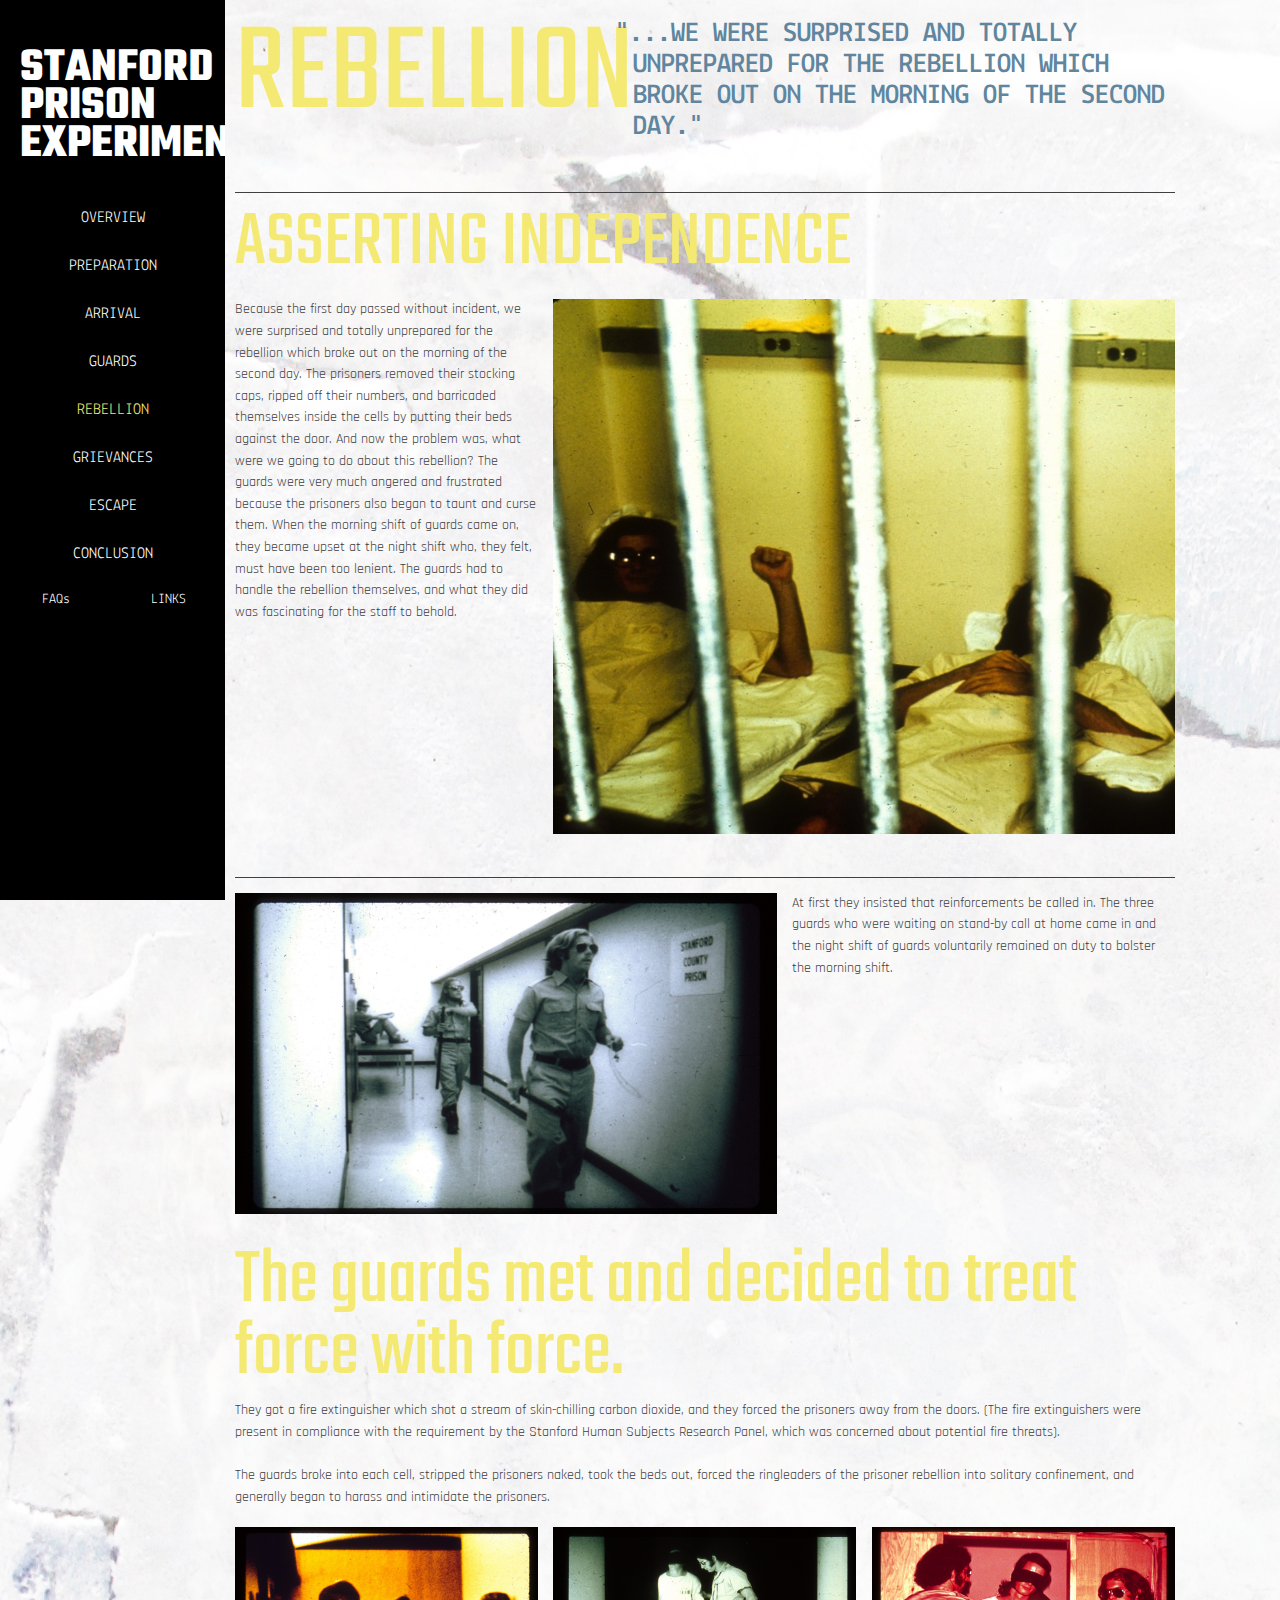
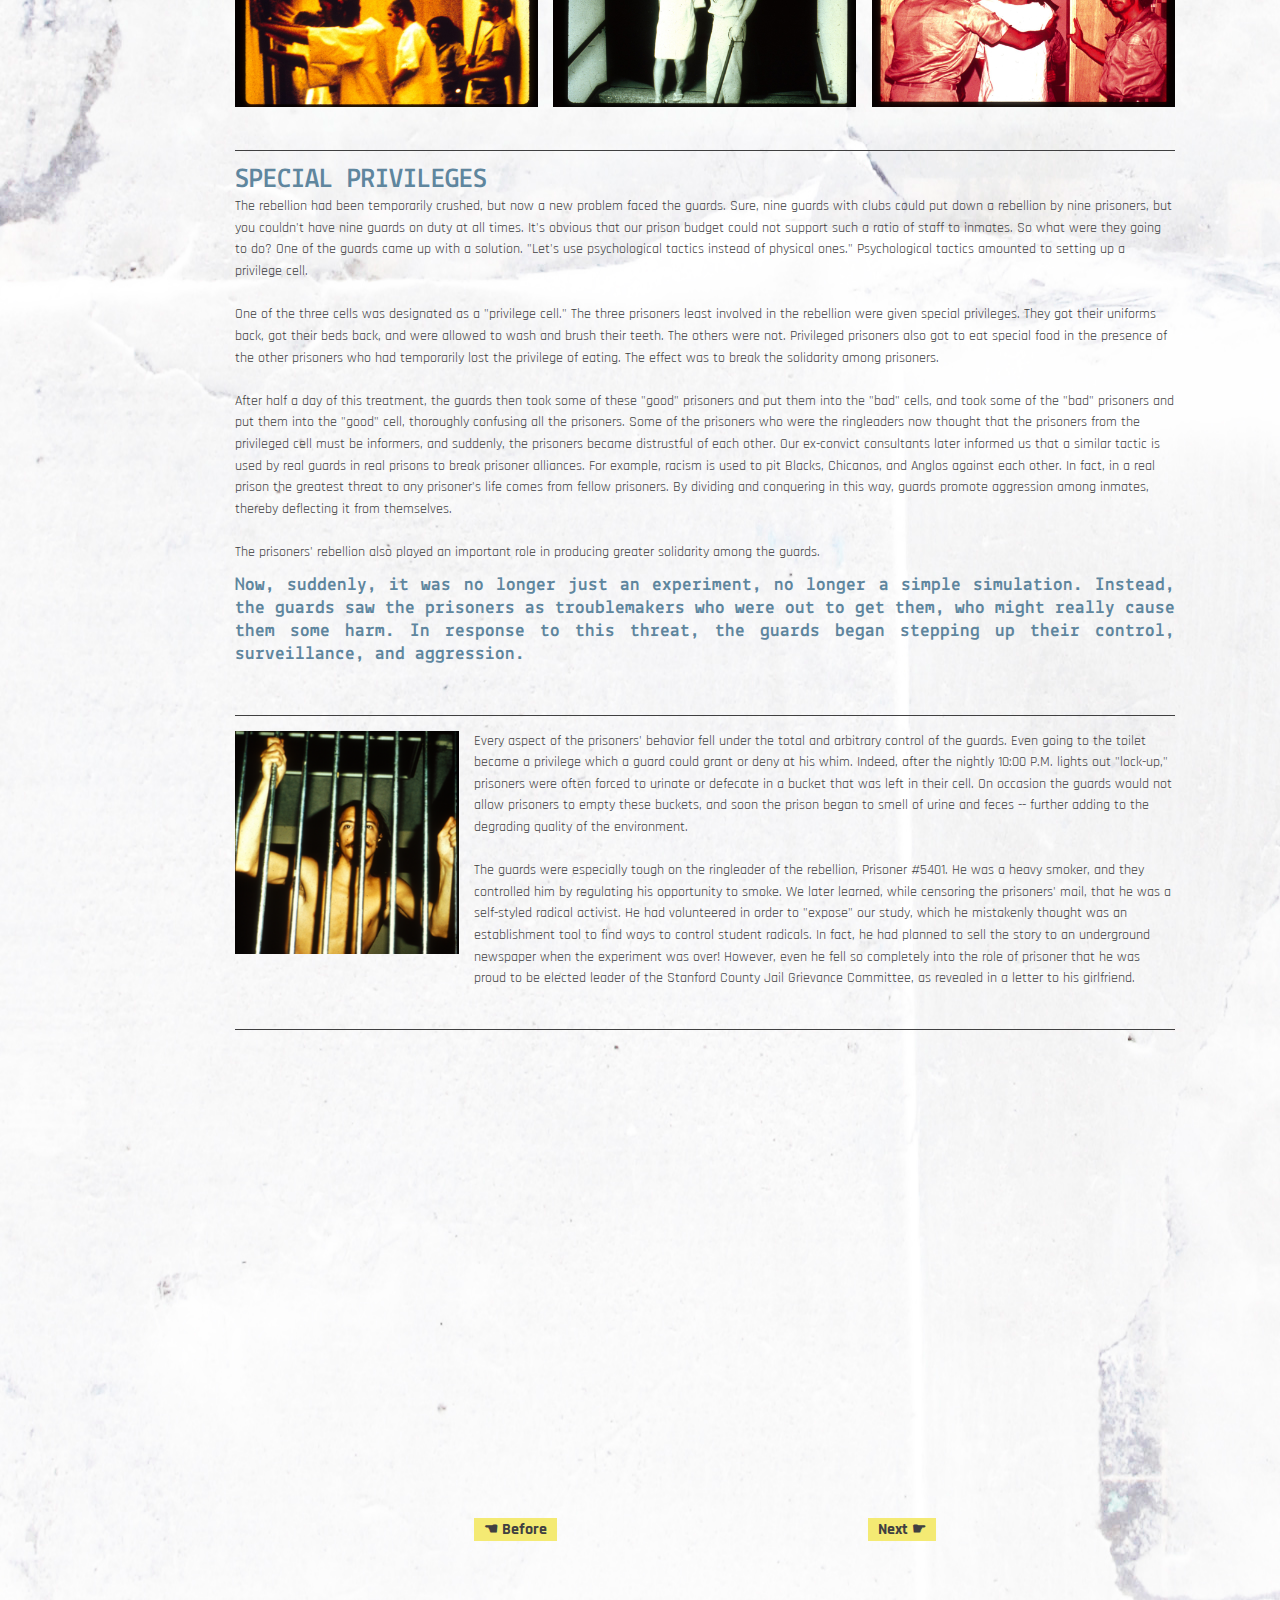
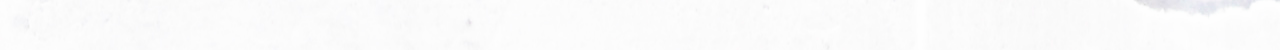
<file: rebellion.html>
<!doctype html>
<html>
<head>
<meta charset="UTF-8">
<title>Stanford Prison Experiment</title>

<link rel="stylesheet" type="text/css" href="experiment.css">
<link href="https://fonts.googleapis.com/css?family=Teko" rel="stylesheet" type="text/css">
<link href="https://fonts.googleapis.com/css?family=Lekton" rel="stylesheet" type="text/css">
<link href="https://fonts.googleapis.com/css?family=Rajdhani" rel="stylesheet" type="text/css">
<script type="text/javascript" src="menu.js"></script>

</head>

<body>


<div id="mainPage">
  <a href="#" class="menu-btn" onclick="toggleMenu();"><img src="images/menu.png" alt="menu" width="50" height="50"></a>
  <nav class="mainNav" role="navigation">
    <ul>
  <li> <h1>STANFORD<br>PRISON<br>EXPERIMENT</h1> </li>
  	<li><a href="overview.html">OVERVIEW </a></li>
  	<li><a href="preperation.html">PREPARATION</a></li>
  	<li><a href="arrival.html">ARRIVAL</a></li>
  	<li><a href="guards.html">GUARDS</a></li>
  	<li class="selected"><a href="rebellion.html">REBELLION</a></li>
  	<li><a href="grievances.html">GRIEVANCES</a></li>
  	<li><a href="escape.html">ESCAPE</a></li>
  	<li><a href="conclusion.html">CONCLUSION</a></li>
  	<li>
        <div class="extra"><a href="faqs.html">FAQs</a></div>
        <div class="extra"><a href="links.html">LINKS</a></div>
    </li>
</ul>
  </nav>
  <section>
    <div class="section group">
        <div class="col span_5_of_12">
        <h2>REBELLION</h2>
        </div>
        <div class="col span_7_of_12">
        <h3>"...we were surprised and totally unprepared for the rebellion which broke out on the morning of the second day."</h3>
        </div>
	</div>
    <div class="horizontal">
    </div>
    <div class="section group">
    <h6>ASSERTING INDEPENDENCE</h6>
    </div>
    <div class="section group">
        <div class="col span_4_of_12">
<p>
Because the first day passed without incident, we were surprised and totally unprepared for the rebellion which broke out on the morning of the second day. The prisoners removed their stocking caps, ripped off their numbers, and barricaded themselves inside the cells by putting their beds against the door. And now the problem was, what were we going to do about this rebellion? The guards were very much angered and frustrated because the prisoners also began to taunt and curse them. When the morning shift of guards came on, they became upset at the night shift who, they felt, must have been too lenient. The guards had to handle the rebellion themselves, and what they did was fascinating for the staff to behold.
</p>
        </div>
        <div class="col span_8_of_12">
        <img src="images/27-mugshot.of.8612 (1).jpg" alt="image">
        </div>
	</div>
        <div class="horizontal">
    </div>
    <div class="section group">
        <div class="col span_7_of_12">
        <img src="images/30-prisoners.face.wall.jpg" alt="image">
        </div>
        <div class="col span_5_of_12">
        <p>
At first they insisted that reinforcements be called in. The three guards who were waiting on stand-by call at home came in and the night shift of guards voluntarily remained on duty to bolster the morning shift.</p>
        </div>
    </div>
    <div class="section group">
        <div class="col span_12_of_12"> 
<h6>The guards met and decided to treat force with force.</h6>
<p>
They got a fire extinguisher which shot a stream of skin-chilling carbon dioxide, and they forced the prisoners away from the doors. (The fire extinguishers were present in compliance with the requirement by the Stanford Human Subjects Research Panel, which was concerned about potential fire threats).
<br><br>
The guards broke into each cell, stripped the prisoners naked, took the beds out, forced the ringleaders of the prisoner rebellion into solitary confinement, and generally began to harass and intimidate the prisoners.
</p>
        </div>
	</div>
    <div class="section group">
        <div class="col span_4_of_12">
        <img src="images/42-hands.against.wall.jpg" alt="image">
        </div>
        <div class="col span_4_of_12">
        <img src="images/43-walking.blindfolded.jpg" alt="image">
        </div>
        <div class="col span_4_of_12">
        <img src="images/44-blindfolded.with.guards.jpg" alt="image">
        </div>
	</div>
    <div class="horizontal">
    </div>
    <div class="section group">
        <div class="col span_12_of_12">
<h7>SPECIAL PRIVILEGES</h7>
<p>
The rebellion had been temporarily crushed, but now a new problem faced the guards. Sure, nine guards with clubs could put down a rebellion by nine prisoners, but you couldn't have nine guards on duty at all times. It's obvious that our prison budget could not support such a ratio of staff to inmates. So what were they going to do? One of the guards came up with a solution. "Let's use psychological tactics instead of physical ones." Psychological tactics amounted to setting up a privilege cell.
<br><br>
One of the three cells was designated as a "privilege cell." The three prisoners least involved in the rebellion were given special privileges. They got their uniforms back, got their beds back, and were allowed to wash and brush their teeth. The others were not. Privileged prisoners also got to eat special food in the presence of the other prisoners who had temporarily lost the privilege of eating. The effect was to break the solidarity among prisoners.
<br><br>
After half a day of this treatment, the guards then took some of these "good" prisoners and put them into the "bad" cells, and took some of the "bad" prisoners and put them into the "good" cell, thoroughly confusing all the prisoners. Some of the prisoners who were the ringleaders now thought that the prisoners from the privileged cell must be informers, and suddenly, the prisoners became distrustful of each other. Our ex-convict consultants later informed us that a similar tactic is used by real guards in real prisons to break prisoner alliances. For example, racism is used to pit Blacks, Chicanos, and Anglos against each other. In fact, in a real prison the greatest threat to any prisoner's life comes from fellow prisoners. By dividing and conquering in this way, guards promote aggression among inmates, thereby deflecting it from themselves.
<br><br>
The prisoners' rebellion also played an important role in producing greater solidarity among the guards. 
</p>
<h4>
Now, suddenly, it was no longer just an experiment, no longer a simple simulation. Instead, the guards saw the prisoners as troublemakers who were out to get them, who might really cause them some harm. In response to this threat, the guards began stepping up their control, surveillance, and aggression.
</h4>
        </div>
	</div>
    <div class="horizontal">
    </div>
    <div class="section group">
    	<div class="col span_3_of_12">
        <img src="images/39-naked.grabbing.bars.png" alt="image">
        </div>
        <div class="col span_9_of_12">
        <p>Every aspect of the prisoners' behavior fell under the total and arbitrary control of the guards. Even going to the toilet became a privilege which a guard could grant or deny at his whim. Indeed, after the nightly 10:00 P.M. lights out "lock-up," prisoners were often forced to urinate or defecate in a bucket that was left in their cell. On occasion the guards would not allow prisoners to empty these buckets, and soon the prison began to smell of urine and feces -- further adding to the degrading quality of the environment.
<br><br>
The guards were especially tough on the ringleader of the rebellion, Prisoner #5401. He was a heavy smoker, and they controlled him by regulating his opportunity to smoke. We later learned, while censoring the prisoners' mail, that he was a self-styled radical activist. He had volunteered in order to "expose" our study, which he mistakenly thought was an establishment tool to find ways to control student radicals. In fact, he had planned to sell the story to an underground newspaper when the experiment was over! However, even he fell so completely into the role of prisoner that he was proud to be elected leader of the Stanford County Jail Grievance Committee, as revealed in a letter to his girlfriend.</p>
        </div>
	</div>
    <div class="horizontal">
    </div>
    <div class="stack">
    <iframe width="370" height="278" src="https://www.youtube.com/embed/uTdttd7XTfQ" frameborder="0" allowfullscreen></iframe>
    </div>
    <div class="section group">
        <div class="col span_3_of_12">
        </div>
        <div class="col span_6_of_12">
        <a href="guards.html" class="button" id="before"> &#9754; Before</a>
        <a href="grievances.html" class="button" id="next">Next &#9755; </a>
        </div>
        <div class="col span_3_of_12">
        </div>
    </div>
  </section>
 
</div>

</body>
</html>
</file>
<file: index.css>
/* CSS Document */


body {
	background-image:url(images/enter.jpg);
}

.text-overflow-center {
    margin-left: -100%;
    margin-right: -100%;
    text-align: center;
}

h1 {
	font-family: 'Teko', sans-serif;
	font-weight:bold;
	color:#FFFFFF;
	text-align:center;
	font-size: 5em;
	line-height: .82;
	margin: 50px 10px 30px 10px;
}

h2 {
	font-family: 'Lekton', sans-serif;
	font-weight:bold;
	color:#f2eeaa;
	text-align:center;
	font-size: 2.3em;
	line-height: .82;
	margin: 10px 0px 10px 0px;
}

#enter {
	border: #f2eeaa solid 4px;
	align-content:center;
}

a {
	text-decoration: none;
}

p {
	font-family: 'Rajdhani', sans-serif;
	font-size:1.2em;
	color:#FFFFFF;
	text-align:center;
}

@media (min-width: 43.75em) {
  h1 {
    font-size: 5em;
    line-height: .8;
	margin: 80px 0px 30px 0px;
  }
}

@media (min-width: 56.25em) {
  h1 {
    font-size: 7em;
    line-height: .79;
	margin: 100px 0px 30px 0px;
  }
}




/*  SECTIONS  */
.section {
	clear: both;
	padding: 0px;
	margin: 0px;
}

/*  COLUMN SETUP  */
.col {
	display: block;
	float:left;
	margin: 1% 0 1% 0%;
}
.col:first-child { margin-left: 0; }

/*  GROUPING  */
.group:before,
.group:after { content:""; display:table; }
.group:after { clear:both;}
.group { zoom:1; /* For IE 6/7 */ }


.span_1_of_12, .span_2_of_12, .span_3_of_12, .span_4_of_12, .span_5_of_12, .span_6_of_12, .span_7_of_12, .span_8_of_12, .span_9_of_12, .span_10_of_12, .span_11_of_12, .span_12_of_12 {
	width: 100%; 
	}



@media (min-width: 43.75em) {

.col {
	margin: 1% 0 1% 1.6%;
}
.span_12_of_12 {
	width: 100%;
}

.span_11_of_12 {
  	width: 91.53%;
}
.span_10_of_12 {
  	width: 83.06%;
}

.span_9_of_12 {
  	width: 74.6%;
}

.span_8_of_12 {
  	width: 66.13%;
}

.span_7_of_12 {
  	width: 57.66%;
}

.span_6_of_12 {
  	width: 49.2%;
}

.span_5_of_12 {
  	width: 40.73%;
}

.span_4_of_12 {
  	width: 32.26%;
}

.span_3_of_12 {
  	width: 23.8%;
}

.span_2_of_12 {
  	width: 15.33%;
}

.span_1_of_12 {
  	width: 6.866%;
}
}
</file>
<file: experiment.css>
/* CSS Document */

body {
    margin: 0;
}

img {
	max-width:100%;
	height:auto;
	margin:auto;
}

* {
  -moz-box-sizing: border-box;
  -webkit-box-sizing: border-box;
  box-sizing: border-box;
}


html, body {
  height: 100%;
  width: 100%;
  background-color: #000;
}

.horizontal{
	border-bottom:solid 1px #404041;
	margin: 30px 0 5px 0;
}



#mainPage {
	background-image: url(images/bk-01%20copy.jpg);
  min-height: 100%;
  width: 100%;
  -moz-transition: left 0.25s ease-in-out 0s;
  -o-transition: left 0.25s ease-in-out 0s;
  -webkit-transition: left 0.25s ease-in-out;
  -webkit-transition-delay: 0s;
  transition: left 0.25s ease-in-out 0s;
}

.closed {
  left: 0%;
  position: relative;
}

.open {
  left: 56.2%;
  position: fixed;
}


.menu-btn {
  cursor: pointer;
  font-size: 2.5em;
  padding: .25em;
  text-decoration: none;
  vertical-align: top;
  width: 15%;
}
.menu-btn:link, .menu-btn:visited, .menu-btn:active, .menu-btn:focus {
  color: #555;
}
.menu-btn:hover {
  color: #f4ea73;
}

@media screen and (min-width: 43.75em) {
  .menu-btn {
    display: none;
  }
}
.mainNav {
  font-family: 'Lekton', sans-serif;
  top: 0;
  margin-left: -56.2%;
  width: 225px;
}
.mainNav ul {
	list-style-type: none;
    margin: 0;
    padding: 0;
    width: 225px;
    background-color:#000000;
    position: fixed;
    height: 100%;
    overflow: auto;
}
.mainNav a, .mainNav a:link, .mainNav a:visited, .mainNav a:active, .mainNav a:focus {
  border: 0px solid #4d4d4d;
  border-width: 0 0 0px 0;
  color: #ccc;
  display: block;
  height: 3em;
  padding: 1em;
  text-decoration: none;
  -moz-transition: background-color 0.2s ease-in-out 0s;
  -o-transition: background-color 0.2s ease-in-out 0s;
  -webkit-transition: background-color 0.2s ease-in-out;
  -webkit-transition-delay: 0s;
  transition: background-color 0.2s ease-in-out 0s;
}

.mainNav a:hover {
  background-color:#f4ea73;
  color: #000000;
}
.mainNav li.selected a{
	color: #f4ea73;
}

.mainNav li.selected a:hover{
	color: #000;
}
.mainNav li div.selected a{
	color: #f4ea73;
}

.mainNav li div.selected a:hover{
	color: #000;
}
.mainNav .sub-menu a {
  padding-left: 10%;
}
.mainNav i {
  padding-right: .25em;
}



@media screen and (min-width: 43.75em) {
  .mainNav {
    background-color: #f4ea73;
    text-align: center;
    margin-left: 0;
    position:relative;
    width: 225px;
    z-index: 10;
  }
  .mainNav ul {
    list-style-type: none;
    margin: 0;
    padding: 0;
    width: 225px;
    background-color:#000000;
    position:fixed;
    height: 100%;
    overflow: auto;
  }
  .mainNav li {
    display: block;
    font-size: 16px;
  }
  .mainNav a, .mainNav a:link, .mainNav a:visited, .mainNav a:active, .mainNav a:focus {
    color: #fff;
    padding: 1em;
    text-decoration: none;
  }
  .mainNav a:hover {
    background-color: #f4ea73;
	color:#000;
  }

}

h1 {
	font-family: 'Teko', sans-serif;
	font-weight:bold;
	color:#FFFFFF;
	text-align:left;
	font-size: 3em;
	line-height: .82;
	padding: 0px 10px 10px 10px;
	margin:auto;
}

h2 {
	font-family: 'Teko', sans-serif;
	font-weight:inherit;
	color:#f4ea73;
	text-align:left;
	font-size: 3.4em;
	line-height: .82;
	margin: 10px 0px 10px 0px;
}

h3 {
	font-family: 'Lekton', sans-serif;
	font-weight:bold;
	color:#5f869e;
	text-align:left;
	font-size: 1.5em;
	line-height: .82;
	margin: 10px 0px 10px 0px;
	text-transform:uppercase;
}

h4 {
	font-family: 'Lekton', sans-serif;
	font-weight:bold;
	color:#5f869e;
	text-align:justify;
	font-size: 1em;
	line-height: 1.6;
	margin: 10px 0px 10px 0px;
}

h5 {
	font-family: 'Teko', sans-serif;
	font-weight:bold;
	color:#5f869e;
	text-align:right;
	font-size: 1em;
	line-height: .82;
	margin: 10px 0px 10px 0px;
}
h6 {
	font-family: 'Teko', sans-serif;
	font-weight:inherit;
	color:#f4ea73;
	text-align:left;
	font-size: 2.75em;
	line-height: .82;
	margin: 10px 0px 10px 0px;
}
h7 {
	font-family: 'Lekton', sans-serif;
	font-weight:bold;
	color:#5f869e;
	text-align:left;
	font-size: 1.5em;
	line-height: .82;
	margin: 10px 0px 10px 0px;
	text-transform:uppercase;
}
h8 {
	font-family: 'Lekton', sans-serif;
	font-weight:bold;
	color:#5f869e;
	text-align:left;
	font-size: 1em;
	line-height: .82;
	margin: 10px 0px 10px 0px;
	text-transform:uppercase;
}
#enter {
	border: #f4ea73 solid 4px;
	align-content:center;
}

a {
	text-decoration: none;
}

p {
	font-family: 'Rajdhani', sans-serif;
	font-size:.9em;
	line-height:1.5;
	color:#404041;
	text-align:left;
	text-indent:0px;
	margin:auto;
}

#faqs{
	font-family: 'Rajdhani', sans-serif;
	font-size:.9em;
	line-height:1.5;
	color:#404041;
	text-align:left;
	text-indent:0px;
	margin:auto;
}

.stack{
	margin: 100px 0px 50px 0px;
	width: 370px;
	height:278px;
	position: relative !important;
top: 0 !important;
left: 0 !important;
-webkit-transform: translate(0, 0) !important;
-moz-transform: translate(0, 0) !important;
-ms-transform: translate(0, 0) !important;
-o-transform: translate(0, 0) !important;
transform: translate(0, 0) !important;
}

@media (min-width: 43.75em) {
  h1 {
    font-size: 2.5em;
    line-height: .79;
	margin: 50px 10px 20px 10px;
  }
  h2 {
	text-align:left;
	font-size: 5em;
	line-height: .85;
	margin: 10px 0px 10px 0px;
}

h3 {
	font-family: 'Lekton', sans-serif;
	font-size: 1.3em;
	line-height: .82;
	margin: 10px 0px 10px 0px;
	text-indent:-15px;
}

h4 {
	font-size: 1em;
	line-height: 1.4;
	margin: 10px 0px 10px 0px;
}

h5 {
	font-size: 1em;
	line-height: .82;
	margin: 10px 0px 10px 0px;
}

  h6 {
	font-size: 3.2em;
	line-height: .9;
	margin: 10px 0px 10px 0px;
}
h7 {
	font-family: 'Lekton', sans-serif;
	font-size: 1.3em;
	line-height: .82;
	margin: 10px 0px 10px 0px;
}
h8 {
	font-family: 'Lekton', sans-serif;
	font-size: 1em;
	line-height: .82;
	margin: 10px 0px 10px 0px;
}
.stack{
	margin: 100px 0px 50px 0px;
	width: 370px;
	height:278px;
	position: relative !important;
top: 0 !important;
left: 19% !important;
-webkit-transform: translate(0, 0) !important;
-moz-transform: translate(0, 0) !important;
-ms-transform: translate(0, 0) !important;
-o-transform: translate(0, 0) !important;
transform: translate(0, 0) !important;
}
}

@media (min-width: 56.25em) {
  h1 {
    font-size: 3em;
    line-height: .79;
	margin: 50px 10px 20px 10px;
  }
  h2 {
	font-size: 8em;
	line-height: .9;
	margin: 10px 0px 10px 0px;
}
h3 {
	font-size: 1.75em;
	line-height: 1.1;
	margin: 10px 0px 10px 0px;
	text-indent:-18px;
}

h4 {

	font-size: 1.2em;
	line-height: 1.2;
	margin: 10px 0px 10px 0px;
}

h5 {
	font-size: 1.2em;
	line-height: .82;
	margin: 10px 0px 10px 0px;
}

  h6 {
	font-size: 5em;
	line-height: .9;
	margin: 10px 0px 10px 0px;
}
h7 {
	font-size: 1.75em;
	line-height: 1.1;
	margin: 10px 0px 10px 0px;
}
h8 {
	font-size: 1.25em;
	line-height: 1.1;
	margin: 10px 0px 0px 0px;
}
.stack{
	margin: 100px 0px 50px 0px;
	width: 370px;
	height:278px;
	position: relative !important;
top: 0 !important;
left: 29% !important;
-webkit-transform: translate(0, 0) !important;
-moz-transform: translate(0, 0) !important;
-ms-transform: translate(0, 0) !important;
-o-transform: translate(0, 0) !important;
transform: translate(0, 0) !important;
}
}

section{
	position: relative;
	left:0 px;
	overflow:hidden;
	width:100%;
	margin:0 5px 0 0px;
	padding: 0 15px 0 15px;
}

@media (min-width: 43.75em) {
	section{
	position: relative;
	left:225px;
	overflow:hidden;
	width:68%;
	padding:0 10px 0 10px;
	}
}
@media (min-width: 56.25em) {
	section{
	position: relative;
	left:225px;
	overflow:hidden;
	width:75%;
	padding:0 10px 0 10px;
	}
}
.extra{
	font-size:14px;
	float:left;
	width:50%;
}

#side{
	height:200px;
	overflow:hidden;
}

@media (min-width: 43.75em) {
	#side{
	height:375px;
	overflow:hidden;
	}
}

@media (min-width: 56.25em) {
	#side{
	height:500px;
	overflow:hidden;
	}
}

.button {
    background-color: #f4ea73;
    border: none;
    color: #404041;
	font-family: 'Rajdhani', sans-serif;
	font-weight:bold;
	font-size: 1em;
	line-height: .82;
    padding: 5px 10px;
    text-align: center;
    text-decoration: none;
    display: inline-block;
    margin: 4px 2px;
    cursor: pointer;
}

#before{
	float:left;
	margin:50px 0px 100px 0px;
}
#next{
	float:right;
	margin:50px 0px 100px 0px;
}

#links li a{
	font-family: 'Rajdhani', sans-serif;
	font-size:1em;
	line-height:1.5;
	color:#404041;
	text-align:left;
	text-indent:0px;
	margin:auto;
	text-decoration:none
}

#links li a:hover{
	color: #5f869e;
}
#links li a:visited{
	color: #5f869e;
}

/*  SECTIONS  */
.section {
	clear: both;
	padding: 0px;
	margin: 0px;
}



/*  GROUPING  */
.group:before,
.group:after { content:""; display:table; }
.group:after { clear:both;}
.group { zoom:1; /* For IE 6/7 */ }

.col {  
	margin: 1% 0 1% 0%;
	display: block;
	float:left; 
}
    
    .span_1_of_12, .span_2_of_12, .span_3_of_12, .span_4_of_12, .span_5_of_12, .span_6_of_12, .span_7_of_12, .span_8_of_12, .span_9_of_12, .span_10_of_12, .span_11_of_12, .span_12_of_12 {
	width: 100%; 
	overflow: visible;
	}
@media (min-width: 43.75em) {
.col {
	margin: 1% 0 1% 1.6%;
}
.col:first-child { margin-left: 0; }

.span_12_of_12 {
	width: 100%;
}

.span_11_of_12 {
  	width: 91.53%;
}
.span_10_of_12 {
  	width: 83.06%;
}

.span_9_of_12 {
  	width: 74.6%;
}

.span_8_of_12 {
  	width: 66.13%;
}

.span_7_of_12 {
  	width: 57.66%;
}

.span_6_of_12 {
  	width: 49.2%;
}

.span_5_of_12 {
  	width: 40.73%;
}

.span_4_of_12 {
  	width: 32.26%;
}

.span_3_of_12 {
  	width: 23.8%;
	overflow:hidden;
}

.span_2_of_12 {
  	width: 15.33%;
}

.span_1_of_12 {
  	width: 6.866%;
}
}
</file>
